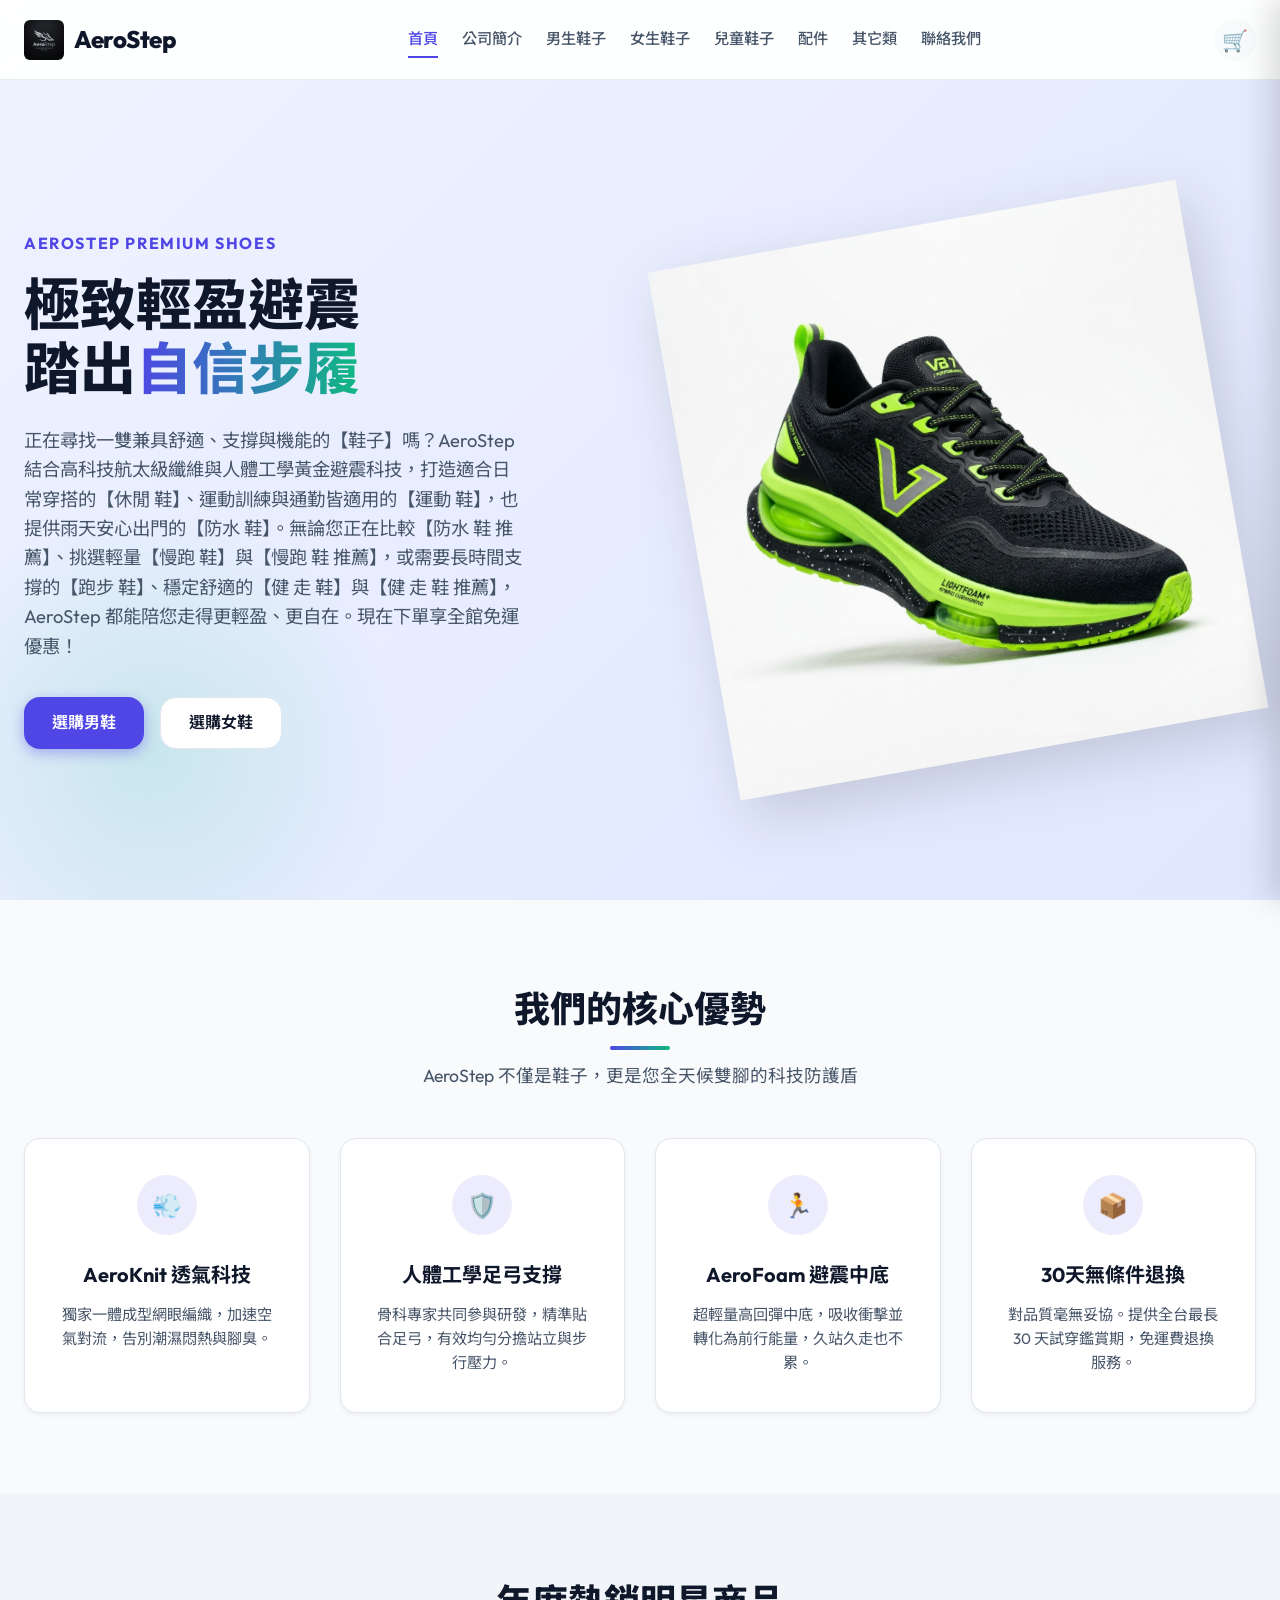
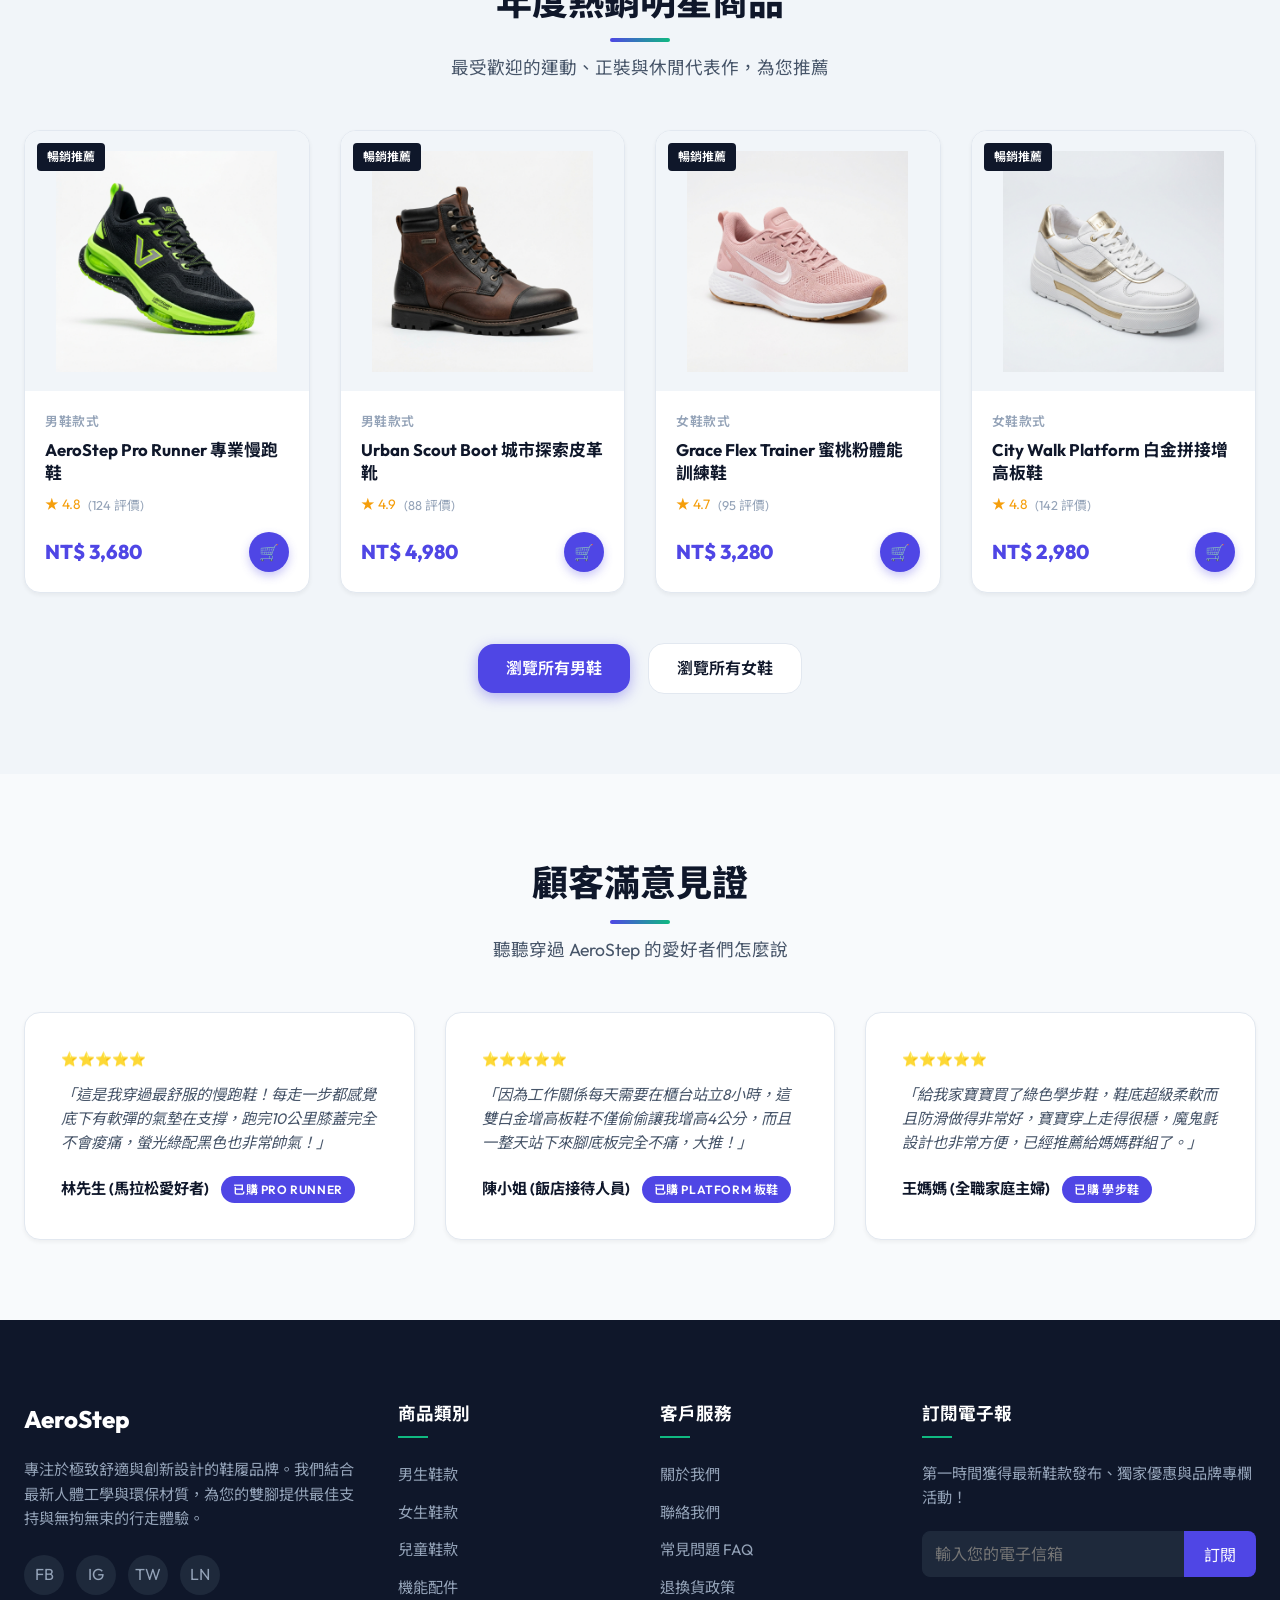
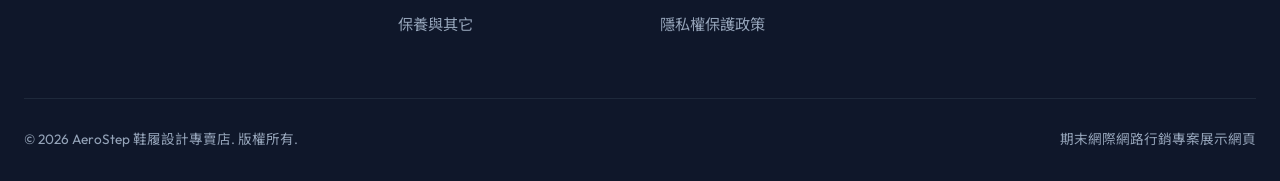
<file: index.html>
<!DOCTYPE html>
<html lang="zh-TW">
<head>
  <meta charset="UTF-8">
  <meta name="viewport" content="width=device-width, initial-scale=1.0">
  <title>北科大鞋子專賣店</title>
  <meta name="description" content="這個網站專門賣鞋子，各種舒適的鞋子，包括男生、女生及孩童的鞋子">
  <meta name="keywords" content="北科大鞋子店,北科大,鞋子,童鞋">
  <link rel="stylesheet" href="assets/css/style.css">
  
  <meta name="google-site-verification" content="GNPVB1MfbeOC2xLfXVkiHvFXRySXb-6qtfPi_nsEx4w" />
</head>
<body>

  <!-- Shared Header Container -->
  <div id="shared-header"></div>

  <!-- Shared Cart Drawer Container -->
  <div id="shared-cart-drawer"></div>

  <!-- Hero Section -->
  <section class="hero">
    <div class="container hero-container">
      <div class="hero-content">
        <span class="hero-tag">AeroStep Premium Shoes</span>
        <h1 class="hero-title">極致輕盈避震<br>踏出<span>自信步履</span></h1>
        <p class="hero-desc">正在尋找一雙兼具舒適、支撐與機能的【鞋子】嗎？AeroStep 結合高科技航太級纖維與人體工學黃金避震科技，打造適合日常穿搭的【休閒 鞋】、運動訓練與通勤皆適用的【運動 鞋】，也提供雨天安心出門的【防水 鞋】。無論您正在比較【防水 鞋 推薦】、挑選輕量【慢跑 鞋】與【慢跑 鞋 推薦】，或需要長時間支撐的【跑步 鞋】、穩定舒適的【健 走 鞋】與【健 走 鞋 推薦】，AeroStep 都能陪您走得更輕盈、更自在。現在下單享全館免運優惠！</p>
        <div class="hero-btns">
          <a href="men.html" class="btn btn-primary">選購男鞋</a>
          <a href="women.html" class="btn btn-secondary">選購女鞋</a>
        </div>
      </div>
      <div class="hero-image-wrapper">
        <div class="hero-circle-bg"></div>
        <img src="assets/images/北科大的鞋子專賣店-跑鞋.png" alt="AeroStep Pro Runner" class="hero-img" title="專門位跑者設計的-極致輕盈避震鞋款">
      </div>
    </div>
  </section>

  <!-- Core Values / Features Section -->
  <section class="section-padding">
    <div class="container">
      <div class="text-center">
        <h2 class="section-title">我們的核心優勢</h2>
        <p class="section-subtitle">AeroStep 不僅是鞋子，更是您全天候雙腳的科技防護盾</p>
      </div>
      <div class="features-grid">
        <div class="feature-card text-center">
          <div class="feature-icon flex-center" style="margin: 0 auto 24px;">💨</div>
          <h3>AeroKnit 透氣科技</h3>
          <p>獨家一體成型網眼編織，加速空氣對流，告別潮濕悶熱與腳臭。</p>
        </div>
        <div class="feature-card text-center">
          <div class="feature-icon flex-center" style="margin: 0 auto 24px;">🛡️</div>
          <h3>人體工學足弓支撐</h3>
          <p>骨科專家共同參與研發，精準貼合足弓，有效均勻分擔站立與步行壓力。</p>
        </div>
        <div class="feature-card text-center">
          <div class="feature-icon flex-center" style="margin: 0 auto 24px;">🏃</div>
          <h3>AeroFoam 避震中底</h3>
          <p>超輕量高回彈中底，吸收衝擊並轉化為前行能量，久站久走也不累。</p>
        </div>
        <div class="feature-card text-center">
          <div class="feature-icon flex-center" style="margin: 0 auto 24px;">📦</div>
          <h3>30天無條件退換</h3>
          <p>對品質毫無妥協。提供全台最長 30 天試穿鑑賞期，免運費退換服務。</p>
        </div>
      </div>
    </div>
  </section>

  <!-- Featured Products Section -->
  <section class="section-padding" style="background-color: #f1f5f9;">
    <div class="container">
      <div class="text-center">
        <h2 class="section-title">年度熱銷明星商品</h2>
        <p class="section-subtitle">最受歡迎的運動、正裝與休閒代表作，為您推薦</p>
      </div>
      <div class="products-grid" id="featured-products-container">
        <!-- Rendered dynamically via JS -->
      </div>
      <div class="text-center" style="margin-top: 50px;">
        <a href="men.html" class="btn btn-primary">瀏覽所有男鞋</a>
        <a href="women.html" class="btn btn-secondary" style="margin-left: 15px;">瀏覽所有女鞋</a>
      </div>
    </div>
  </section>

  <!-- Customer Testimonials Section -->
  <section class="section-padding">
    <div class="container">
      <div class="text-center">
        <h2 class="section-title">顧客滿意見證</h2>
        <p class="section-subtitle">聽聽穿過 AeroStep 的愛好者們怎麼說</p>
      </div>
      <div class="features-grid">
        <div class="feature-card">
          <div class="product-rating" style="margin-bottom: 12px;">⭐⭐⭐⭐⭐</div>
          <p style="font-style: italic; color: var(--gray-600); margin-bottom: 20px;">
            「這是我穿過最舒服的慢跑鞋！每走一步都感覺底下有軟彈的氣墊在支撐，跑完10公里膝蓋完全不會痠痛，螢光綠配黑色也非常帥氣！」
          </p>
          <div style="display: flex; align-items: center; gap: 12px;">
            <div style="font-weight: 700; font-size: 0.95rem;">林先生 (馬拉松愛好者)</div>
            <span class="badge" style="background-color: var(--primary);">已購 Pro Runner</span>
          </div>
        </div>
        <div class="feature-card">
          <div class="product-rating" style="margin-bottom: 12px;">⭐⭐⭐⭐⭐</div>
          <p style="font-style: italic; color: var(--gray-600); margin-bottom: 20px;">
            「因為工作關係每天需要在櫃台站立8小時，這雙白金增高板鞋不僅偷偷讓我增高4公分，而且一整天站下來腳底板完全不痛，大推！」
          </p>
          <div style="display: flex; align-items: center; gap: 12px;">
            <div style="font-weight: 700; font-size: 0.95rem;">陳小姐 (飯店接待人員)</div>
            <span class="badge" style="background-color: var(--primary);">已購 Platform 板鞋</span>
          </div>
        </div>
        <div class="feature-card">
          <div class="product-rating" style="margin-bottom: 12px;">⭐⭐⭐⭐⭐</div>
          <p style="font-style: italic; color: var(--gray-600); margin-bottom: 20px;">
            「給我家寶寶買了綠色學步鞋，鞋底超級柔軟而且防滑做得非常好，寶寶穿上走得很穩，魔鬼氈設計也非常方便，已經推薦給媽媽群組了。」
          </p>
          <div style="display: flex; align-items: center; gap: 12px;">
            <div style="font-weight: 700; font-size: 0.95rem;">王媽媽 (全職家庭主婦)</div>
            <span class="badge" style="background-color: var(--primary);">已購 學步鞋</span>
          </div>
        </div>
      </div>
    </div>
  </section>

  <!-- Shared Footer Container -->
  <div id="shared-footer"></div>

  <!-- Scripts -->
  <script src="assets/js/products.js"></script>
  <script src="assets/js/main.js"></script>
  <script>
    document.addEventListener('DOMContentLoaded', () => {
      // Dynamic rendering of 4 featured products
      const featuredContainer = document.getElementById('featured-products-container');
      if (featuredContainer && window.products) {
        // Select products with IDs 1, 2, 5, 6
        const featuredIds = [1, 2, 5, 6];
        const featuredList = window.products.filter(p => featuredIds.includes(p.id));
        
        let html = '';
        featuredList.forEach(product => {
          html += `
            <div class="product-card">
              <a href="product-detail.html?id=${product.id}">
                <div class="product-img-container">
                  <span class="product-tag">暢銷推薦</span>
                  <img src="${product.image}" alt="${product.name}">
                </div>
              </a>
              <div class="product-details">
                <span class="product-category">${product.category === 'men' ? '男鞋款式' : '女鞋款式'}</span>
                <a href="product-detail.html?id=${product.id}">
                  <h3 class="product-name">${product.name}</h3>
                </a>
                <div class="product-rating">
                  ★ ${product.rating} <span>(${product.reviews} 評價)</span>
                </div>
                <div class="product-footer">
                  <span class="product-price">NT$ ${product.price.toLocaleString()}</span>
                  <button class="add-cart-btn flex-center" onclick="addToCart(${product.id}, 1)" aria-label="Add ${product.name} to Cart">
                    🛒
                  </button>
                </div>
              </div>
            </div>
          `;
        });
        featuredContainer.innerHTML = html;
      }
    });
  </script>
</body>
</html>
</file>
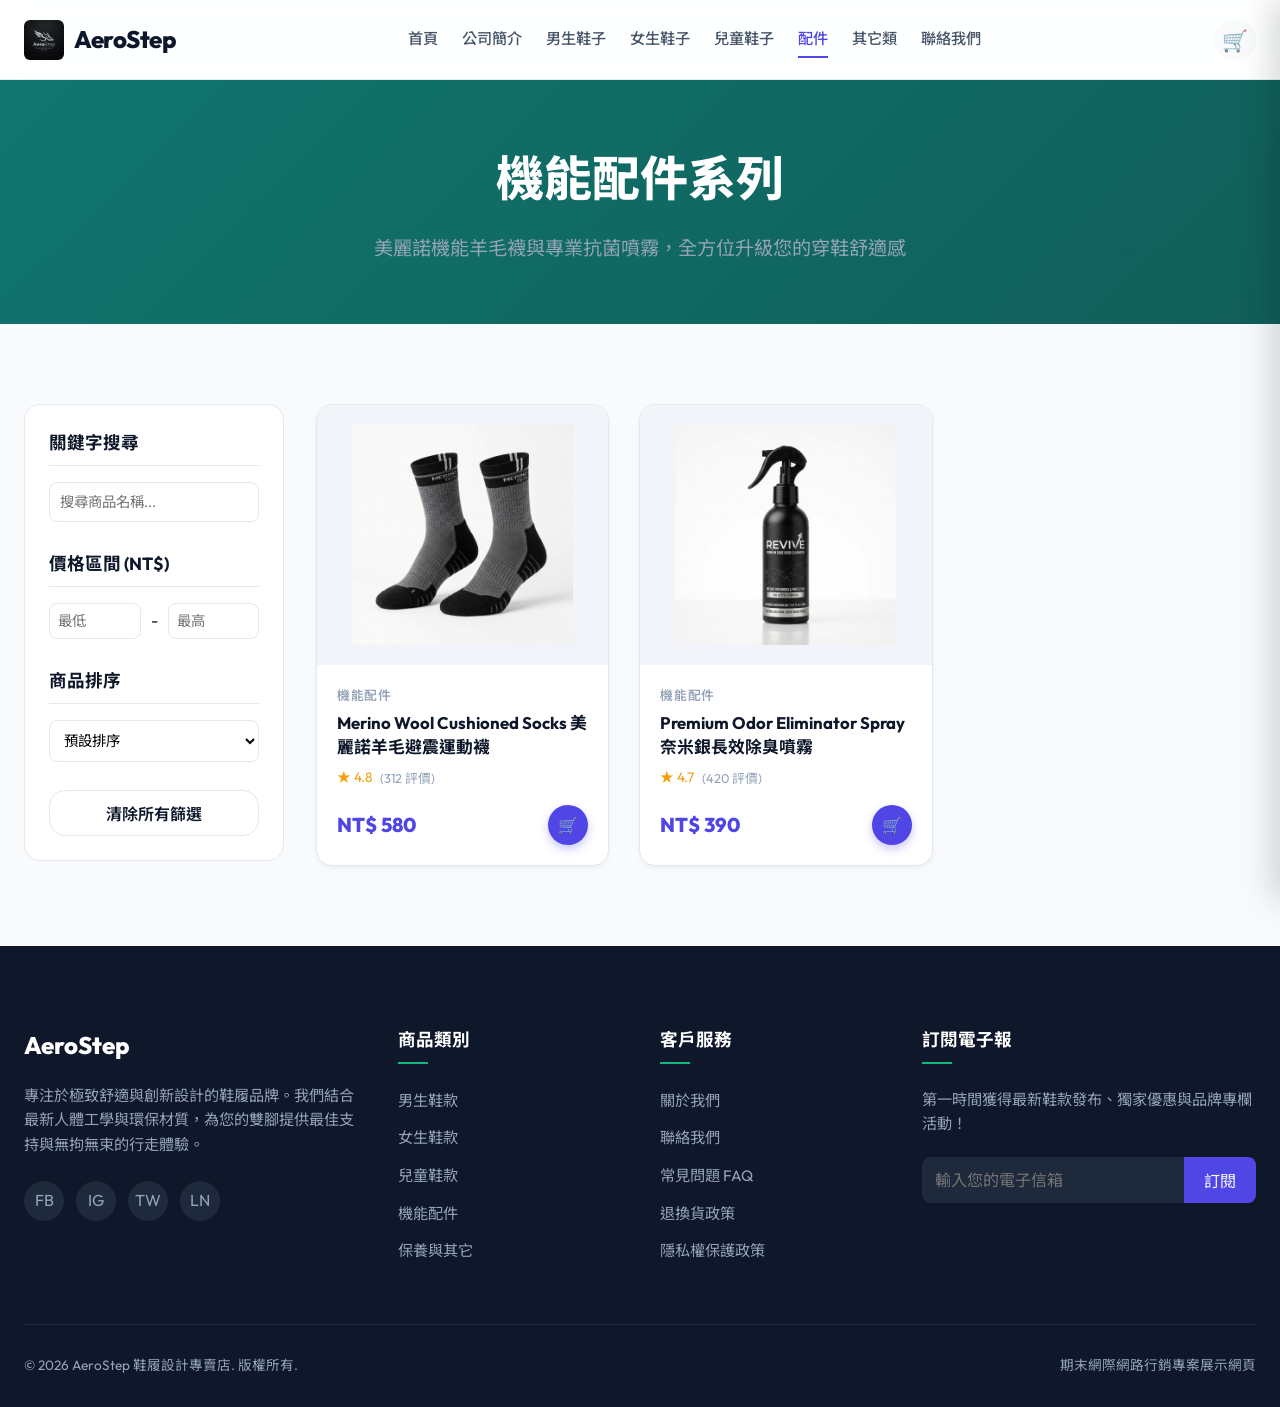
<file: accessories.html>
<!DOCTYPE html>
<html lang="zh-TW">
<head>
  <meta charset="UTF-8">
  <meta name="viewport" content="width=device-width, initial-scale=1.0">
  <title>機能配件 | AeroStep 鞋履設計專賣店</title>
  <meta name="description" content="瀏覽 AeroStep 精選機能配件系列。包含紐西蘭美麗諾羊毛避震排汗運動襪、奈米銀抗菌防霉除臭鞋類噴霧。為您的足部舒適體驗加分。">
  <link rel="stylesheet" href="assets/css/style.css">
</head>
<body>

  <!-- Shared Header Container -->
  <div id="shared-header"></div>

  <!-- Shared Cart Drawer Container -->
  <div id="shared-cart-drawer"></div>

  <!-- Category Banner -->
  <section class="about-hero" style="padding: 60px 0; background: linear-gradient(135deg, #0f766e 0%, #115e59 100%);">
    <div class="container">
      <h1>機能配件系列</h1>
      <p>美麗諾機能羊毛襪與專業抗菌噴霧，全方位升級您的穿鞋舒適感</p>
    </div>
  </section>

  <!-- Products Section with Sidebar Filters -->
  <section class="section-padding">
    <div class="container">
      <div class="products-layout">
        <!-- Sidebar Filters -->
        <aside class="filter-sidebar">
          <!-- Search -->
          <div class="filter-section">
            <h3 class="filter-title">關鍵字搜尋</h3>
            <input type="text" id="search-input" placeholder="搜尋商品名稱..." style="width:100%; padding:10px; border:1px solid var(--gray-200); border-radius:var(--radius-sm); font-size:0.9rem;">
          </div>

          <!-- Price Range -->
          <div class="filter-section">
            <h3 class="filter-title">價格區間 (NT$)</h3>
            <div class="filter-price-inputs">
              <input type="number" id="price-min" placeholder="最低" min="0">
              <span>-</span>
              <input type="number" id="price-max" placeholder="最高" min="0">
            </div>
          </div>

          <!-- Sorting -->
          <div class="filter-section">
            <h3 class="filter-title">商品排序</h3>
            <select id="sort-select" style="width:100%; padding:10px; border:1px solid var(--gray-200); border-radius:var(--radius-sm); font-size:0.9rem; background-color:var(--white); cursor:pointer;">
              <option value="default">預設排序</option>
              <option value="price-asc">價格：由低到高</option>
              <option value="price-desc">價格：由高到低</option>
              <option value="rating-desc">評價：由高到低</option>
            </select>
          </div>

          <!-- Reset Button -->
          <button class="btn btn-secondary" id="reset-filters-btn" style="width: 100%; justify-content: center; padding: 10px;">清除所有篩選</button>
        </aside>

        <!-- Product Grid -->
        <main>
          <div class="products-grid" id="category-products-container">
            <!-- Dynamic Category Products -->
          </div>
          <div id="no-products-message" class="text-center" style="display:none; padding: 80px 0; color: var(--gray-400);">
            <div style="font-size: 3rem; margin-bottom: 16px;">🔍</div>
            <p>沒有找到符合條件的商品，請重新調整篩選條件。</p>
          </div>
        </main>
      </div>
    </div>
  </section>

  <!-- Shared Footer Container -->
  <div id="shared-footer"></div>

  <!-- Scripts -->
  <script src="assets/js/products.js"></script>
  <script src="assets/js/main.js"></script>
  <script>
    document.addEventListener('DOMContentLoaded', () => {
      // Current category
      const CATEGORY = 'accessories';
      
      // Highlight category in navigation
      setTimeout(() => {
        highlightCategoryMenu(CATEGORY);
      }, 100);

      // DOM Elements
      const container = document.getElementById('category-products-container');
      const noProdMsg = document.getElementById('no-products-message');
      const searchInput = document.getElementById('search-input');
      const priceMinInput = document.getElementById('price-min');
      const priceMaxInput = document.getElementById('price-max');
      const sortSelect = document.getElementById('sort-select');
      const resetBtn = document.getElementById('reset-filters-btn');

      // Get category products
      const originalList = window.products ? window.products.filter(p => p.category === CATEGORY) : [];

      // Render function
      function render(list) {
        if (list.length === 0) {
          container.innerHTML = '';
          noProdMsg.style.display = 'block';
          return;
        }

        noProdMsg.style.display = 'none';
        let html = '';
        list.forEach(product => {
          html += `
            <div class="product-card">
              <a href="product-detail.html?id=${product.id}">
                <div class="product-img-container">
                  <img src="${product.image}" alt="${product.name}">
                </div>
              </a>
              <div class="product-details">
                <span class="product-category">${product.category === 'accessories' ? '機能配件' : ''}</span>
                <a href="product-detail.html?id=${product.id}">
                  <h3 class="product-name">${product.name}</h3>
                </a>
                <div class="product-rating">
                  ★ ${product.rating} <span>(${product.reviews} 評價)</span>
                </div>
                <div class="product-footer">
                  <span class="product-price">NT$ ${product.price.toLocaleString()}</span>
                  <button class="add-cart-btn flex-center" onclick="addToCart(${product.id}, 1)" aria-label="Add ${product.name} to Cart">
                    🛒
                  </button>
                </div>
              </div>
            </div>
          `;
        });
        container.innerHTML = html;
      }

      // Filter and Sort function
      function filterAndSort() {
        let filtered = [...originalList];

        // Search filter
        const query = searchInput.value.trim().toLowerCase();
        if (query) {
          filtered = filtered.filter(p => p.name.toLowerCase().includes(query) || p.description.toLowerCase().includes(query));
        }

        // Price filter
        const minVal = parseFloat(priceMinInput.value);
        const maxVal = parseFloat(priceMaxInput.value);
        if (!isNaN(minVal)) {
          filtered = filtered.filter(p => p.price >= minVal);
        }
        if (!isNaN(maxVal)) {
          filtered = filtered.filter(p => p.price <= maxVal);
        }

        // Sorting
        const sortBy = sortSelect.value;
        if (sortBy === 'price-asc') {
          filtered.sort((a, b) => a.price - b.price);
        } else if (sortBy === 'price-desc') {
          filtered.sort((a, b) => b.price - a.price);
        } else if (sortBy === 'rating-desc') {
          filtered.sort((a, b) => b.rating - a.rating);
        }

        render(filtered);
      }

      // Event Listeners
      searchInput.addEventListener('input', filterAndSort);
      priceMinInput.addEventListener('input', filterAndSort);
      priceMaxInput.addEventListener('input', filterAndSort);
      sortSelect.addEventListener('change', filterAndSort);

      resetBtn.addEventListener('click', () => {
        searchInput.value = '';
        priceMinInput.value = '';
        priceMaxInput.value = '';
        sortSelect.value = 'default';
        render(originalList);
      });

      // Initial Render
      render(originalList);
    });
  </script>
</body>
</html>
</file>
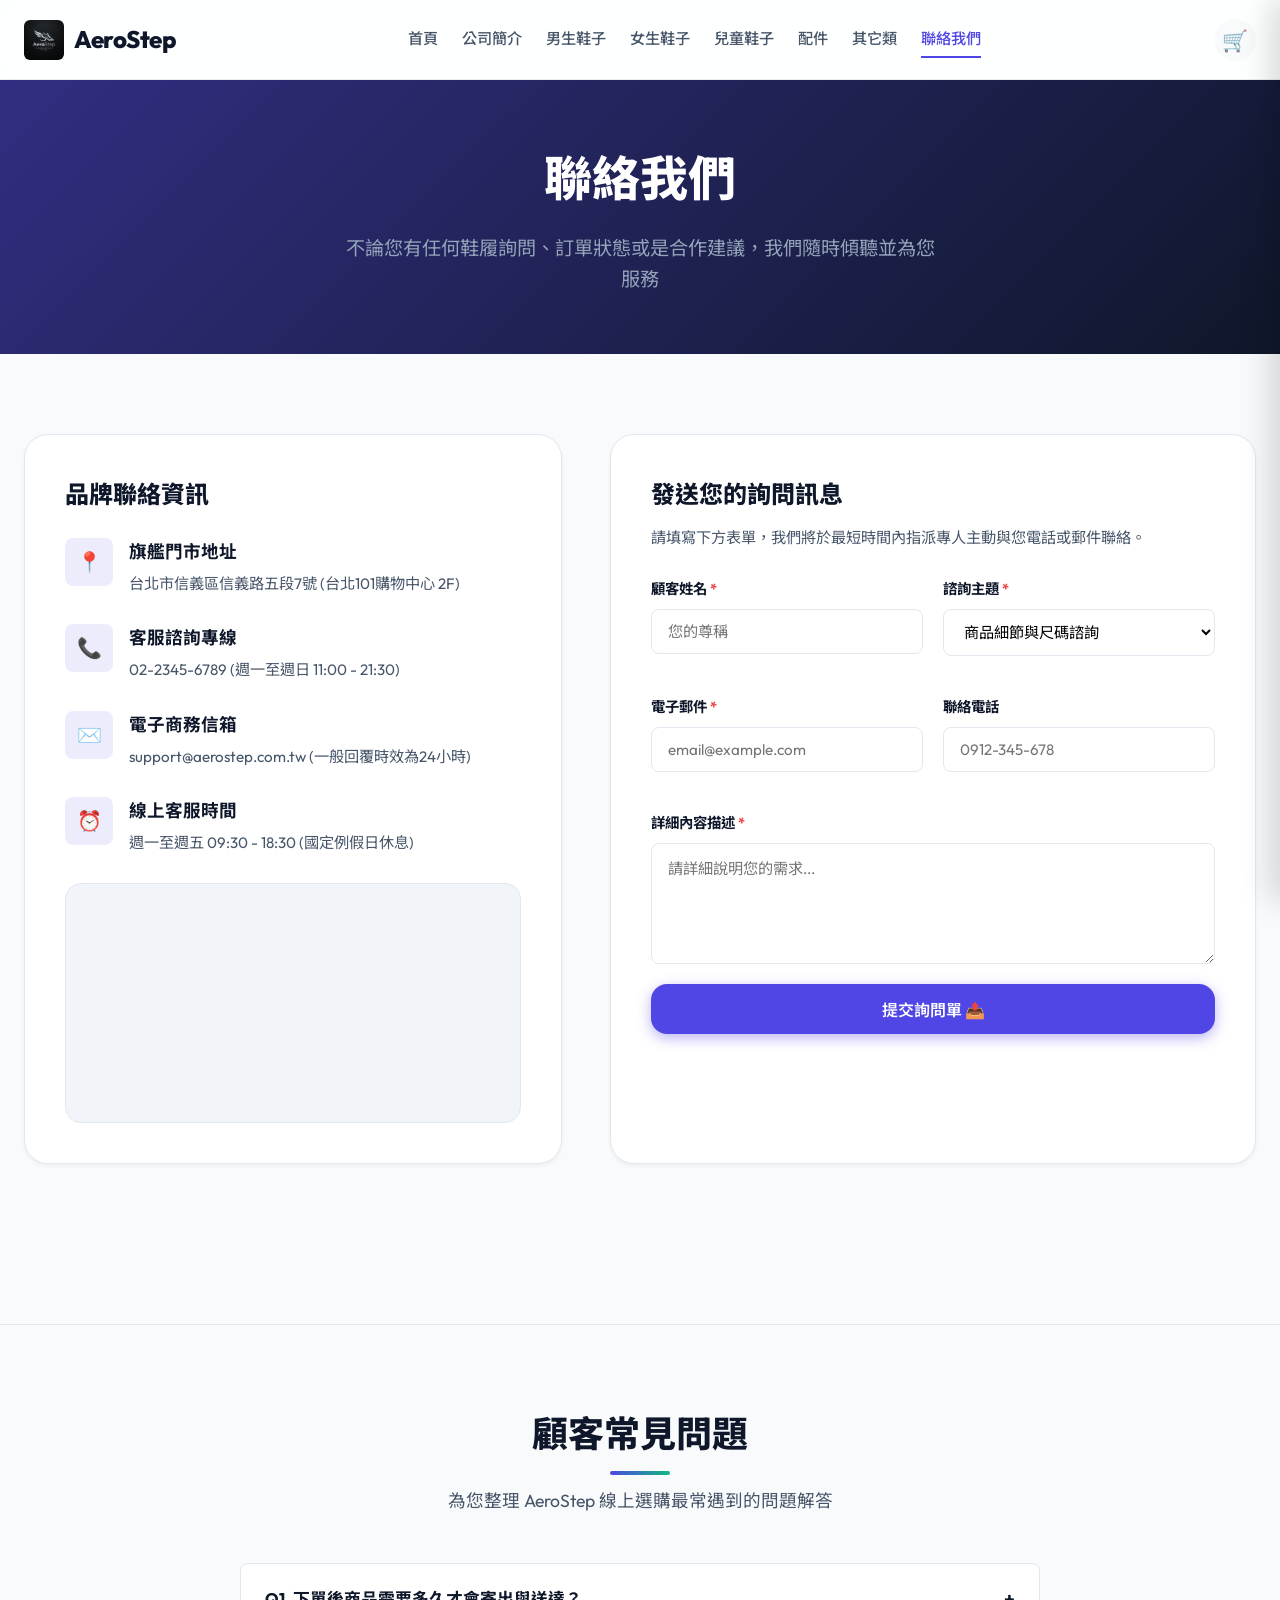
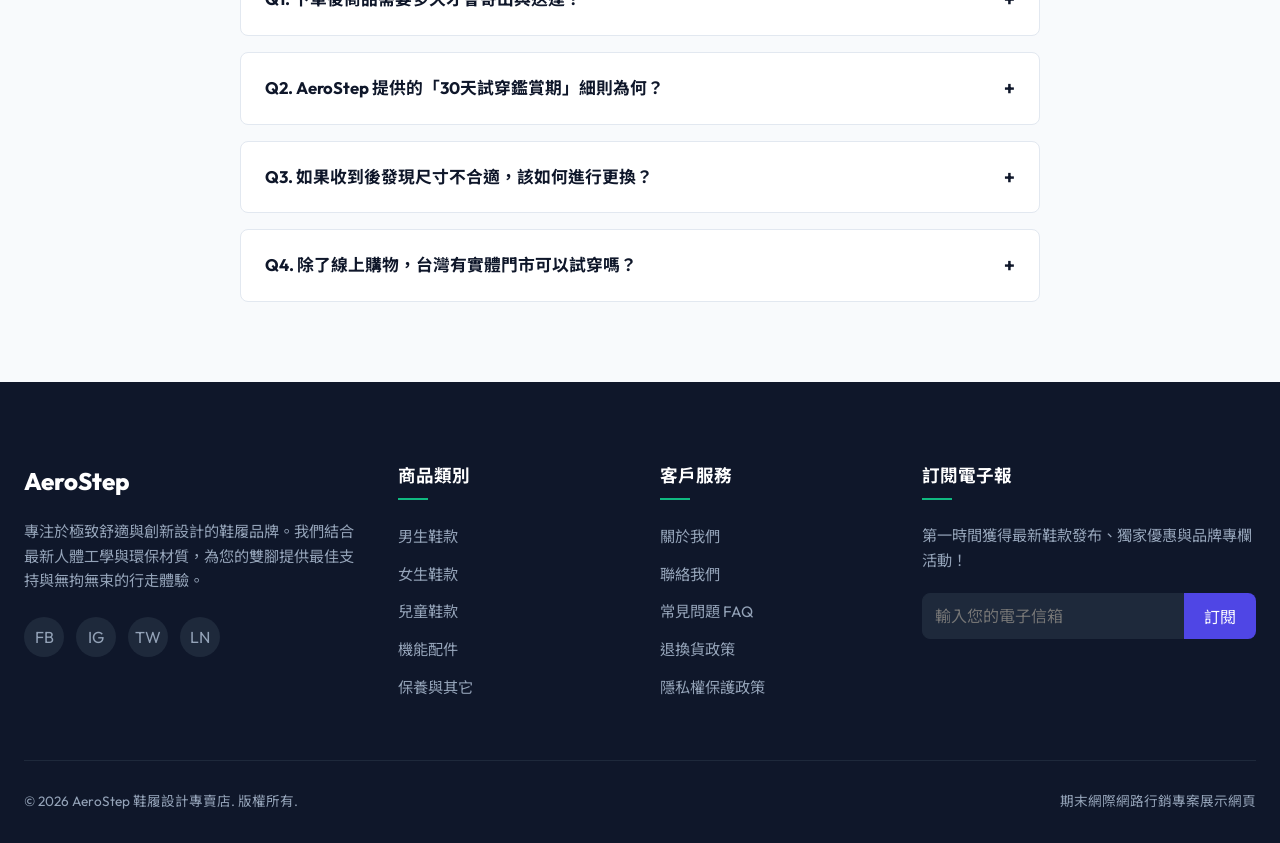
<file: contact.html>
<!DOCTYPE html>
<html lang="zh-TW">
<head>
  <meta charset="UTF-8">
  <meta name="viewport" content="width=device-width, initial-scale=1.0">
  <title>聯絡我們 | AeroStep 鞋履設計專賣店</title>
  <meta name="description" content="有任何關於 AeroStep 鞋款選購、尺碼建議、訂單配送或售後退換的問題嗎？歡迎透過線上表單與我們聯絡，我們將由專人為您解答。">
  <link rel="stylesheet" href="assets/css/style.css">
  <style>
    /* Custom Contact Page Styles */
    .contact-wrapper {
      display: grid;
      grid-template-columns: 1fr 1.2fr;
      gap: 48px;
      margin-bottom: 80px;
    }
    .info-card {
      background-color: var(--white);
      border: 1px solid var(--gray-200);
      border-radius: var(--radius-lg);
      padding: 40px;
      box-shadow: var(--shadow-sm);
    }
    .info-item {
      display: flex;
      gap: 16px;
      margin-bottom: 28px;
    }
    .info-icon {
      width: 48px;
      height: 48px;
      background-color: rgba(79, 70, 229, 0.1);
      color: var(--primary);
      border-radius: var(--radius-sm);
      font-size: 1.25rem;
      flex-shrink: 0;
    }
    .info-details h3 {
      font-size: 1.1rem;
      font-weight: 700;
      margin-bottom: 6px;
    }
    .info-details p {
      color: var(--gray-600);
      font-size: 0.95rem;
    }
    .map-placeholder {
      background-color: #f1f5f9;
      border-radius: var(--radius-md);
      height: 240px;
      overflow: hidden;
      position: relative;
      border: 1px solid var(--gray-200);
      margin-top: 20px;
    }
    .map-placeholder iframe {
      width: 100%;
      height: 100%;
      border: none;
      filter: grayscale(10%) contrast(90%);
    }
    .form-card {
      background-color: var(--white);
      border: 1px solid var(--gray-200);
      border-radius: var(--radius-lg);
      padding: 40px;
      box-shadow: var(--shadow-sm);
    }
    .form-grid {
      display: grid;
      grid-template-columns: 1fr 1fr;
      gap: 20px;
      margin-bottom: 20px;
    }
    .form-group {
      display: flex;
      flex-direction: column;
      gap: 8px;
      margin-bottom: 20px;
    }
    .form-group.full-width {
      grid-column: span 2;
    }
    .form-group label {
      font-size: 0.9rem;
      font-weight: 700;
      color: var(--dark);
    }
    .form-group input, .form-group select, .form-group textarea {
      padding: 12px 16px;
      border: 1px solid var(--gray-200);
      border-radius: var(--radius-sm);
      font-size: 0.95rem;
      transition: var(--transition);
      background-color: var(--white);
    }
    .form-group input:focus, .form-group select:focus, .form-group textarea:focus {
      border-color: var(--primary);
      box-shadow: 0 0 0 3px rgba(79, 70, 229, 0.15);
    }
    /* FAQ Accordion Styles */
    .faq-section {
      background-color: #f8fafc;
      padding: 80px 0;
      border-top: 1px solid var(--gray-200);
    }
    .faq-container {
      max-width: 800px;
      margin: 0 auto;
      display: flex;
      flex-direction: column;
      gap: 16px;
    }
    .faq-item {
      background-color: var(--white);
      border: 1px solid var(--gray-200);
      border-radius: var(--radius-sm);
      overflow: hidden;
      transition: var(--transition);
    }
    .faq-question {
      padding: 20px 24px;
      font-weight: 700;
      font-size: 1.05rem;
      cursor: pointer;
      display: flex;
      justify-content: space-between;
      align-items: center;
      user-select: none;
      transition: var(--transition);
    }
    .faq-question:hover {
      background-color: var(--light);
      color: var(--primary);
    }
    .faq-answer {
      padding: 0 24px;
      max-height: 0;
      overflow: hidden;
      color: var(--gray-600);
      font-size: 0.95rem;
      transition: max-height 0.3s cubic-bezier(0, 1, 0, 1), padding 0.3s ease;
    }
    .faq-item.open .faq-answer {
      padding: 0 24px 20px 24px;
      max-height: 500px;
      transition: max-height 0.3s cubic-bezier(1, 0, 1, 0), padding 0.3s ease;
    }
    .faq-icon {
      font-size: 1.2rem;
      transition: transform 0.3s ease;
    }
    .faq-item.open .faq-icon {
      transform: rotate(45deg);
      color: var(--primary);
    }

    @media (max-width: 992px) {
      .contact-wrapper {
        grid-template-columns: 1fr;
        gap: 32px;
      }
      .form-grid {
        grid-template-columns: 1fr;
      }
      .form-group.full-width {
        grid-column: span 1;
      }
    }
  </style>
</head>
<body>

  <!-- Shared Header Container -->
  <div id="shared-header"></div>

  <!-- Shared Cart Drawer Container -->
  <div id="shared-cart-drawer"></div>

  <!-- Contact Hero Section -->
  <section class="about-hero" style="padding: 60px 0; background: linear-gradient(135deg, #312e81 0%, #0f172a 100%);">
    <div class="container">
      <h1>聯絡我們</h1>
      <p>不論您有任何鞋履詢問、訂單狀態或是合作建議，我們隨時傾聽並為您服務</p>
    </div>
  </section>

  <!-- Contact Info & Form -->
  <section class="section-padding">
    <div class="container">
      <div class="contact-wrapper">
        
        <!-- Left: Contact info panel -->
        <div class="info-card">
          <h2 style="font-size: 1.5rem; font-weight: 800; margin-bottom: 24px; color: var(--dark);">品牌聯絡資訊</h2>
          
          <div class="info-item">
            <div class="info-icon flex-center">📍</div>
            <div class="info-details">
              <h3>旗艦門市地址</h3>
              <p>台北市信義區信義路五段7號 (台北101購物中心 2F)</p>
            </div>
          </div>

          <div class="info-item">
            <div class="info-icon flex-center">📞</div>
            <div class="info-details">
              <h3>客服諮詢專線</h3>
              <p>02-2345-6789 (週一至週日 11:00 - 21:30)</p>
            </div>
          </div>

          <div class="info-item">
            <div class="info-icon flex-center">✉️</div>
            <div class="info-details">
              <h3>電子商務信箱</h3>
              <p>support@aerostep.com.tw (一般回覆時效為24小時)</p>
            </div>
          </div>

          <div class="info-item">
            <div class="info-icon flex-center">⏰</div>
            <div class="info-details">
              <h3>線上客服時間</h3>
              <p>週一至週五 09:30 - 18:30 (國定例假日休息)</p>
            </div>
          </div>

          <!-- Maps Integration -->
          <div class="map-placeholder">
            <iframe 
              src="https://www.google.com/maps/embed?pb=!1m18!1m12!1m3!1d3615.0022355554316!2d121.56228357602058!3d25.034005938290382!2m3!1f0!2f0!3f0!3m2!1i1024!2i768!4f13.1!3m3!1m2!1s0x3442abb6da9c9e11%3A0xc289ecd7318f7e!2z5Y-w5YyXMTAx6LO854mp5Lit5b_D!5e0!3m2!1szh-TW!2stw!4v1700000000000!5m2!1szh-TW!2stw" 
              allowfullscreen="" 
              loading="lazy" 
              referrerpolicy="no-referrer-when-downgrade">
            </iframe>
          </div>
        </div>

        <!-- Right: Inquiry Submission Form -->
        <div class="form-card">
          <h2 style="font-size: 1.5rem; font-weight: 800; margin-bottom: 12px; color: var(--dark);">發送您的詢問訊息</h2>
          <p style="color: var(--gray-600); margin-bottom: 28px; font-size: 0.95rem;">請填寫下方表單，我們將於最短時間內指派專人主動與您電話或郵件聯絡。</p>
          
          <form id="contact-inquiry-form" onsubmit="handleContactSubmit(event)">
            <div class="form-grid">
              <div class="form-group">
                <label for="input-name">顧客姓名 <span style="color:var(--red);">*</span></label>
                <input type="text" id="input-name" placeholder="您的尊稱" required>
              </div>
              <div class="form-group">
                <label for="select-category">諮詢主題 <span style="color:var(--red);">*</span></label>
                <select id="select-category" required>
                  <option value="product">商品細節與尺碼諮詢</option>
                  <option value="order">訂單配送與付款進度</option>
                  <option value="return">退換貨服務</option>
                  <option value="collab">異業合作洽談</option>
                  <option value="other">其他意見與回饋</option>
                </select>
              </div>
            </div>

            <div class="form-grid">
              <div class="form-group">
                <label for="input-email">電子郵件 <span style="color:var(--red);">*</span></label>
                <input type="email" id="input-email" placeholder="email@example.com" required>
              </div>
              <div class="form-group">
                <label for="input-phone">聯絡電話</label>
                <input type="tel" id="input-phone" placeholder="0912-345-678">
              </div>
            </div>

            <div class="form-group full-width">
              <label for="textarea-message">詳細內容描述 <span style="color:var(--red);">*</span></label>
              <textarea id="textarea-message" rows="5" placeholder="請詳細說明您的需求..." required></textarea>
            </div>

            <button type="submit" class="btn btn-primary" style="width: 100%; justify-content: center; height: 50px;">
              提交詢問單 📤
            </button>
          </form>
        </div>

      </div>
    </div>
  </section>

  <!-- Accordion FAQ section -->
  <section class="faq-section" id="faq">
    <div class="container">
      <div class="text-center">
        <h2 class="section-title">顧客常見問題</h2>
        <p class="section-subtitle">為您整理 AeroStep 線上選購最常遇到的問題解答</p>
      </div>

      <div class="faq-container">
        
        <div class="faq-item">
          <div class="faq-question" onclick="toggleFaq(this)">
            <span>Q1. 下單後商品需要多久才會寄出與送達？</span>
            <span class="faq-icon">+</span>
          </div>
          <div class="faq-answer">
            AeroStep 線上商店在收到您的訂單後，將於 24 小時內完成庫存檢校並安排出貨。全台本島超商取貨或宅配約需 2 至 3 個工作天送達；外島地區預計需要 3 至 5 個工作天。出貨時系統會自動發送簡訊與電郵配送編號供您追蹤。
          </div>
        </div>

        <div class="faq-item">
          <div class="faq-question" onclick="toggleFaq(this)">
            <span>Q2. AeroStep 提供的「30天試穿鑑賞期」細則為何？</span>
            <span class="faq-icon">+</span>
          </div>
          <div class="faq-answer">
            我們深知挑選一雙合適的鞋子非常仰賴親身體驗。因此，AeroStep 提供領先全台的「30天無條件退換貨服務」。只要在收到商品30天內，在室內乾淨環境下試穿，且鞋面無刮損污漬、鞋底無磨損、原廠包裝（含鞋盒與配件）完整，我們皆提供免費退換貨服務。
          </div>
        </div>

        <div class="faq-item">
          <div class="faq-question" onclick="toggleFaq(this)">
            <span>Q3. 如果收到後發現尺寸不合適，該如何進行更換？</span>
            <span class="faq-icon">+</span>
          </div>
          <div class="faq-answer">
            若尺寸不合，請在收貨後30天內聯絡客服，或在訂單紀錄中申請「換貨服務」，並指定您想要的正確尺碼。我們將派遣物流車到您指定的地址「免費收回舊鞋，並同時交付新鞋」，讓您省去跑郵局或超商寄件的繁瑣手續。
          </div>
        </div>

        <div class="faq-item">
          <div class="faq-question" onclick="toggleFaq(this)">
            <span>Q4. 除了線上購物，台灣有實體門市可以試穿嗎？</span>
            <span class="faq-icon">+</span>
          </div>
          <div class="faq-answer">
            有的！AeroStep 目前在全台設有三家直營旗艦店：<br>
            1. 台北信義門市：台北101購物中心 2F<br>
            2. 台中勤美門市：勤美誠品綠園道 B1F<br>
            3. 高雄巨蛋門市：漢神巨蛋購物廣場 4F<br>
            門市擁有最齊全的尺碼與配色，現場並備有專業的足壓測量儀，能協助您精準選出最契合腳型的機能鞋款。
          </div>
        </div>

      </div>
    </div>
  </section>

  <!-- Shared Footer Container -->
  <div id="shared-footer"></div>

  <!-- Scripts -->
  <script src="assets/js/products.js"></script>
  <script src="assets/js/main.js"></script>
  <script>
    // Highlight category in navigation
    document.addEventListener('DOMContentLoaded', () => {
      setTimeout(() => {
        highlightCategoryMenu('contact');
      }, 100);
    });

    // Handle Contact Form Submit Simulation
    function handleContactSubmit(event) {
      event.preventDefault();
      
      const name = document.getElementById('input-name').value;
      const email = document.getElementById('input-email').value;
      const msg = document.getElementById('textarea-message').value;

      if (!name || !email || !msg) {
        alert('請填寫所有必要欄位。');
        return;
      }

      // Show toast notification
      showNotification(`感謝您的留言，${name}！我們已收到您的諮詢，將指派專人與您聯絡。`);
      
      // Reset Form
      document.getElementById('contact-inquiry-form').reset();
    }

    // Toggle FAQ Accordion
    function toggleFaq(element) {
      const faqItem = element.parentElement;
      const isOpen = faqItem.classList.contains('open');
      
      // Close all FAQ items
      const allItems = document.querySelectorAll('.faq-item');
      allItems.forEach(item => item.classList.remove('open'));
      
      // Open clicked one if it was closed
      if (!isOpen) {
        faqItem.classList.add('open');
      }
    }
  </script>
</body>
</html>
</file>
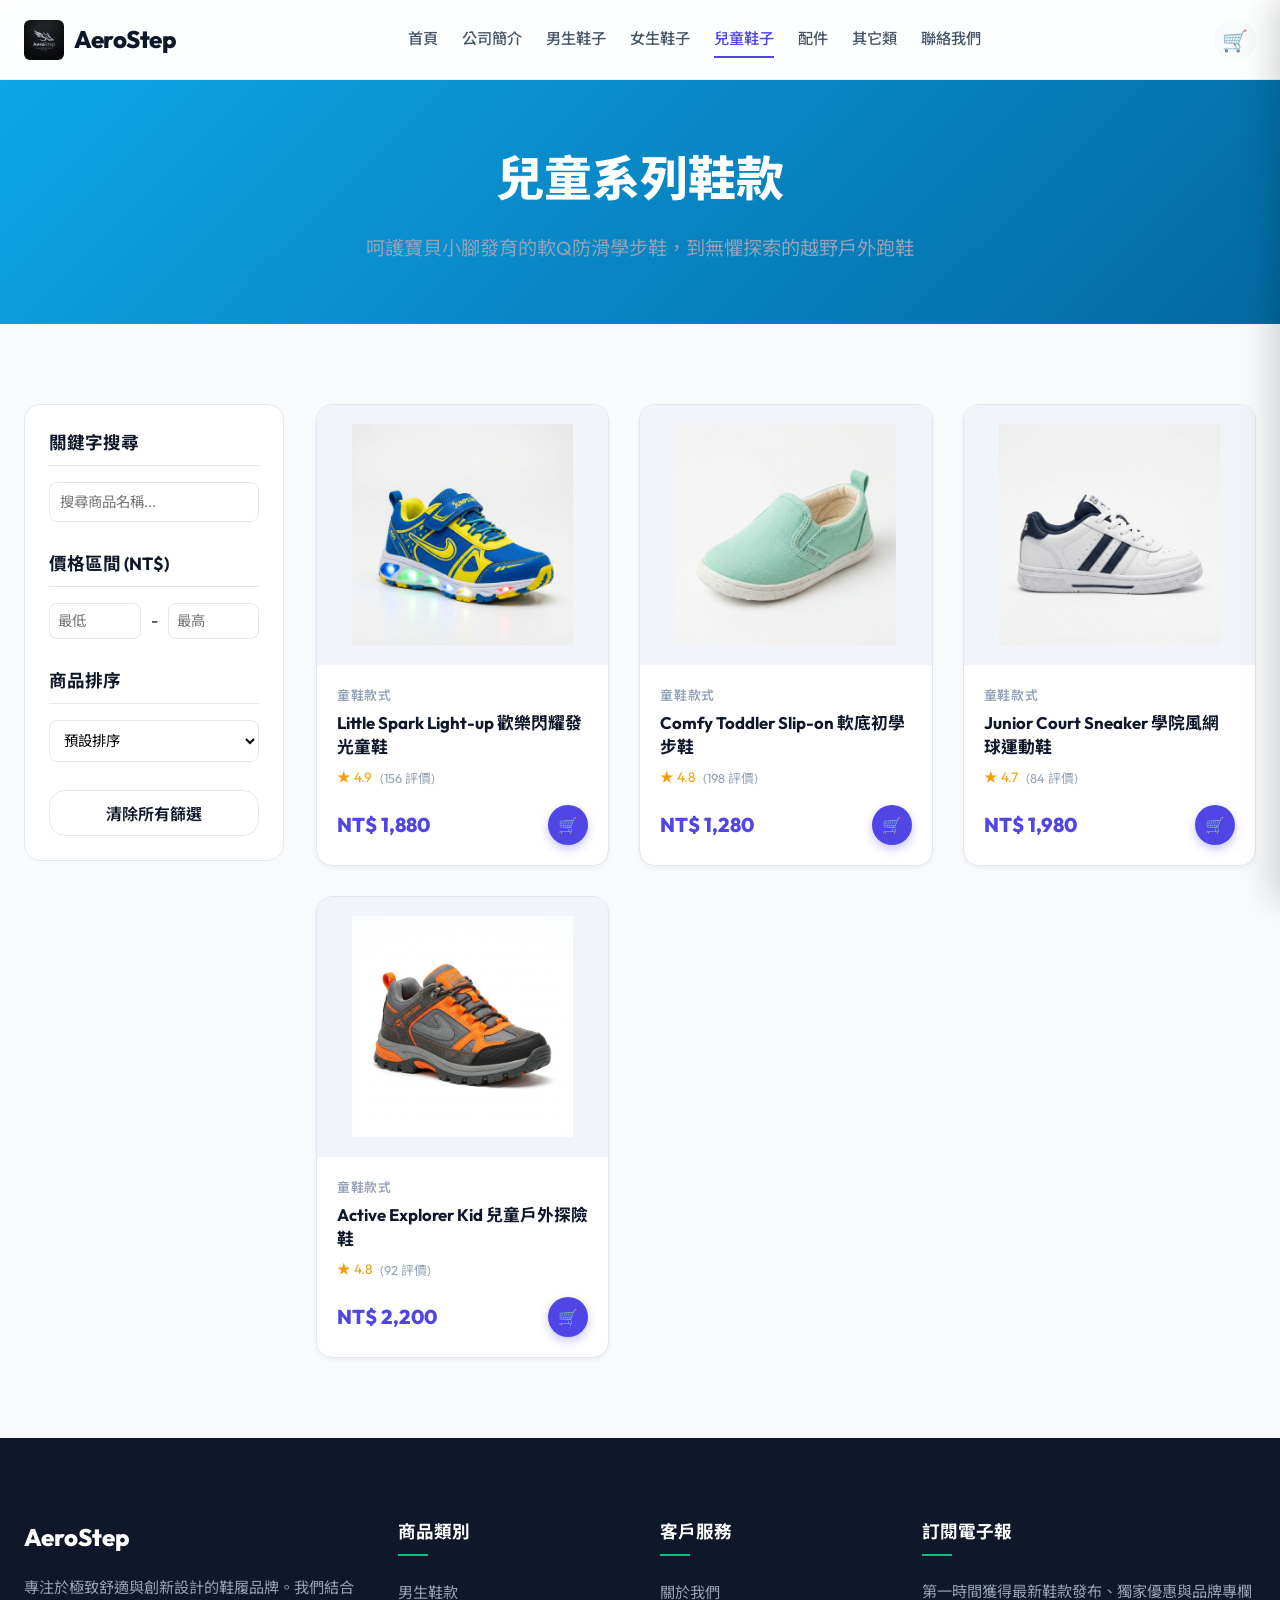
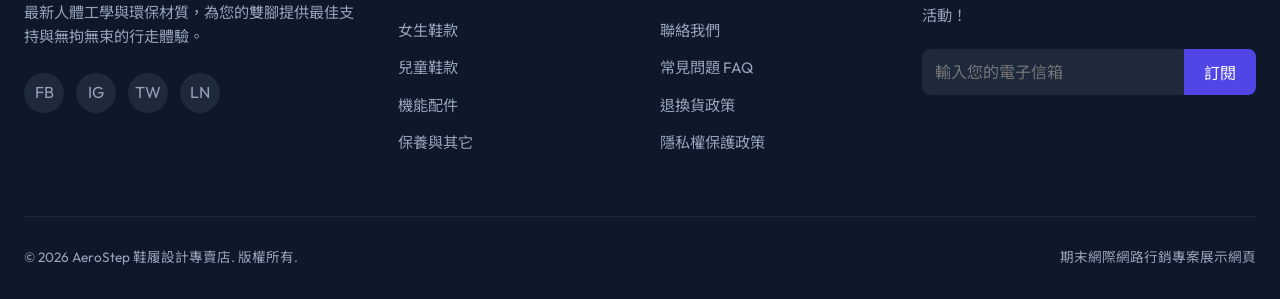
<file: kids.html>
<!DOCTYPE html>
<html lang="zh-TW">
<head>
  <meta charset="UTF-8">
  <meta name="viewport" content="width=device-width, initial-scale=1.0">
  <title>兒童鞋子 | AeroStep 鞋履設計專賣店</title>
  <meta name="description" content="瀏覽 AeroStep 專門為兒童設計的健康鞋款系列。包含重力感應發光童鞋、超輕學步懶人鞋、英倫學院風小白鞋與兒童戶外防撞探險鞋。">
  <link rel="stylesheet" href="assets/css/style.css">
</head>
<body>

  <!-- Shared Header Container -->
  <div id="shared-header"></div>

  <!-- Shared Cart Drawer Container -->
  <div id="shared-cart-drawer"></div>

  <!-- Category Banner -->
  <section class="about-hero" style="padding: 60px 0; background: linear-gradient(135deg, #0ea5e9 0%, #0369a1 100%);">
    <div class="container">
      <h1>兒童系列鞋款</h1>
      <p>呵護寶貝小腳發育的軟Q防滑學步鞋，到無懼探索的越野戶外跑鞋</p>
    </div>
  </section>

  <!-- Products Section with Sidebar Filters -->
  <section class="section-padding">
    <div class="container">
      <div class="products-layout">
        <!-- Sidebar Filters -->
        <aside class="filter-sidebar">
          <!-- Search -->
          <div class="filter-section">
            <h3 class="filter-title">關鍵字搜尋</h3>
            <input type="text" id="search-input" placeholder="搜尋商品名稱..." style="width:100%; padding:10px; border:1px solid var(--gray-200); border-radius:var(--radius-sm); font-size:0.9rem;">
          </div>

          <!-- Price Range -->
          <div class="filter-section">
            <h3 class="filter-title">價格區間 (NT$)</h3>
            <div class="filter-price-inputs">
              <input type="number" id="price-min" placeholder="最低" min="0">
              <span>-</span>
              <input type="number" id="price-max" placeholder="最高" min="0">
            </div>
          </div>

          <!-- Sorting -->
          <div class="filter-section">
            <h3 class="filter-title">商品排序</h3>
            <select id="sort-select" style="width:100%; padding:10px; border:1px solid var(--gray-200); border-radius:var(--radius-sm); font-size:0.9rem; background-color:var(--white); cursor:pointer;">
              <option value="default">預設排序</option>
              <option value="price-asc">價格：由低到高</option>
              <option value="price-desc">價格：由高到低</option>
              <option value="rating-desc">評價：由高到低</option>
            </select>
          </div>

          <!-- Reset Button -->
          <button class="btn btn-secondary" id="reset-filters-btn" style="width: 100%; justify-content: center; padding: 10px;">清除所有篩選</button>
        </aside>

        <!-- Product Grid -->
        <main>
          <div class="products-grid" id="category-products-container">
            <!-- Dynamic Category Products -->
          </div>
          <div id="no-products-message" class="text-center" style="display:none; padding: 80px 0; color: var(--gray-400);">
            <div style="font-size: 3rem; margin-bottom: 16px;">🔍</div>
            <p>沒有找到符合條件的商品，請重新調整篩選條件。</p>
          </div>
        </main>
      </div>
    </div>
  </section>

  <!-- Shared Footer Container -->
  <div id="shared-footer"></div>

  <!-- Scripts -->
  <script src="assets/js/products.js"></script>
  <script src="assets/js/main.js"></script>
  <script>
    document.addEventListener('DOMContentLoaded', () => {
      // Current category
      const CATEGORY = 'kids';
      
      // Highlight category in navigation
      setTimeout(() => {
        highlightCategoryMenu(CATEGORY);
      }, 100);

      // DOM Elements
      const container = document.getElementById('category-products-container');
      const noProdMsg = document.getElementById('no-products-message');
      const searchInput = document.getElementById('search-input');
      const priceMinInput = document.getElementById('price-min');
      const priceMaxInput = document.getElementById('price-max');
      const sortSelect = document.getElementById('sort-select');
      const resetBtn = document.getElementById('reset-filters-btn');

      // Get category products
      const originalList = window.products ? window.products.filter(p => p.category === CATEGORY) : [];

      // Render function
      function render(list) {
        if (list.length === 0) {
          container.innerHTML = '';
          noProdMsg.style.display = 'block';
          return;
        }

        noProdMsg.style.display = 'none';
        let html = '';
        list.forEach(product => {
          html += `
            <div class="product-card">
              <a href="product-detail.html?id=${product.id}">
                <div class="product-img-container">
                  <img src="${product.image}" alt="${product.name}">
                </div>
              </a>
              <div class="product-details">
                <span class="product-category">${product.category === 'kids' ? '童鞋款式' : ''}</span>
                <a href="product-detail.html?id=${product.id}">
                  <h3 class="product-name">${product.name}</h3>
                </a>
                <div class="product-rating">
                  ★ ${product.rating} <span>(${product.reviews} 評價)</span>
                </div>
                <div class="product-footer">
                  <span class="product-price">NT$ ${product.price.toLocaleString()}</span>
                  <button class="add-cart-btn flex-center" onclick="addToCart(${product.id}, 1)" aria-label="Add ${product.name} to Cart">
                    🛒
                  </button>
                </div>
              </div>
            </div>
          `;
        });
        container.innerHTML = html;
      }

      // Filter and Sort function
      function filterAndSort() {
        let filtered = [...originalList];

        // Search filter
        const query = searchInput.value.trim().toLowerCase();
        if (query) {
          filtered = filtered.filter(p => p.name.toLowerCase().includes(query) || p.description.toLowerCase().includes(query));
        }

        // Price filter
        const minVal = parseFloat(priceMinInput.value);
        const maxVal = parseFloat(priceMaxInput.value);
        if (!isNaN(minVal)) {
          filtered = filtered.filter(p => p.price >= minVal);
        }
        if (!isNaN(maxVal)) {
          filtered = filtered.filter(p => p.price <= maxVal);
        }

        // Sorting
        const sortBy = sortSelect.value;
        if (sortBy === 'price-asc') {
          filtered.sort((a, b) => a.price - b.price);
        } else if (sortBy === 'price-desc') {
          filtered.sort((a, b) => b.price - a.price);
        } else if (sortBy === 'rating-desc') {
          filtered.sort((a, b) => b.rating - a.rating);
        }

        render(filtered);
      }

      // Event Listeners
      searchInput.addEventListener('input', filterAndSort);
      priceMinInput.addEventListener('input', filterAndSort);
      priceMaxInput.addEventListener('input', filterAndSort);
      sortSelect.addEventListener('change', filterAndSort);

      resetBtn.addEventListener('click', () => {
        searchInput.value = '';
        priceMinInput.value = '';
        priceMaxInput.value = '';
        sortSelect.value = 'default';
        render(originalList);
      });

      // Initial Render
      render(originalList);
    });
  </script>
</body>
</html>
</file>
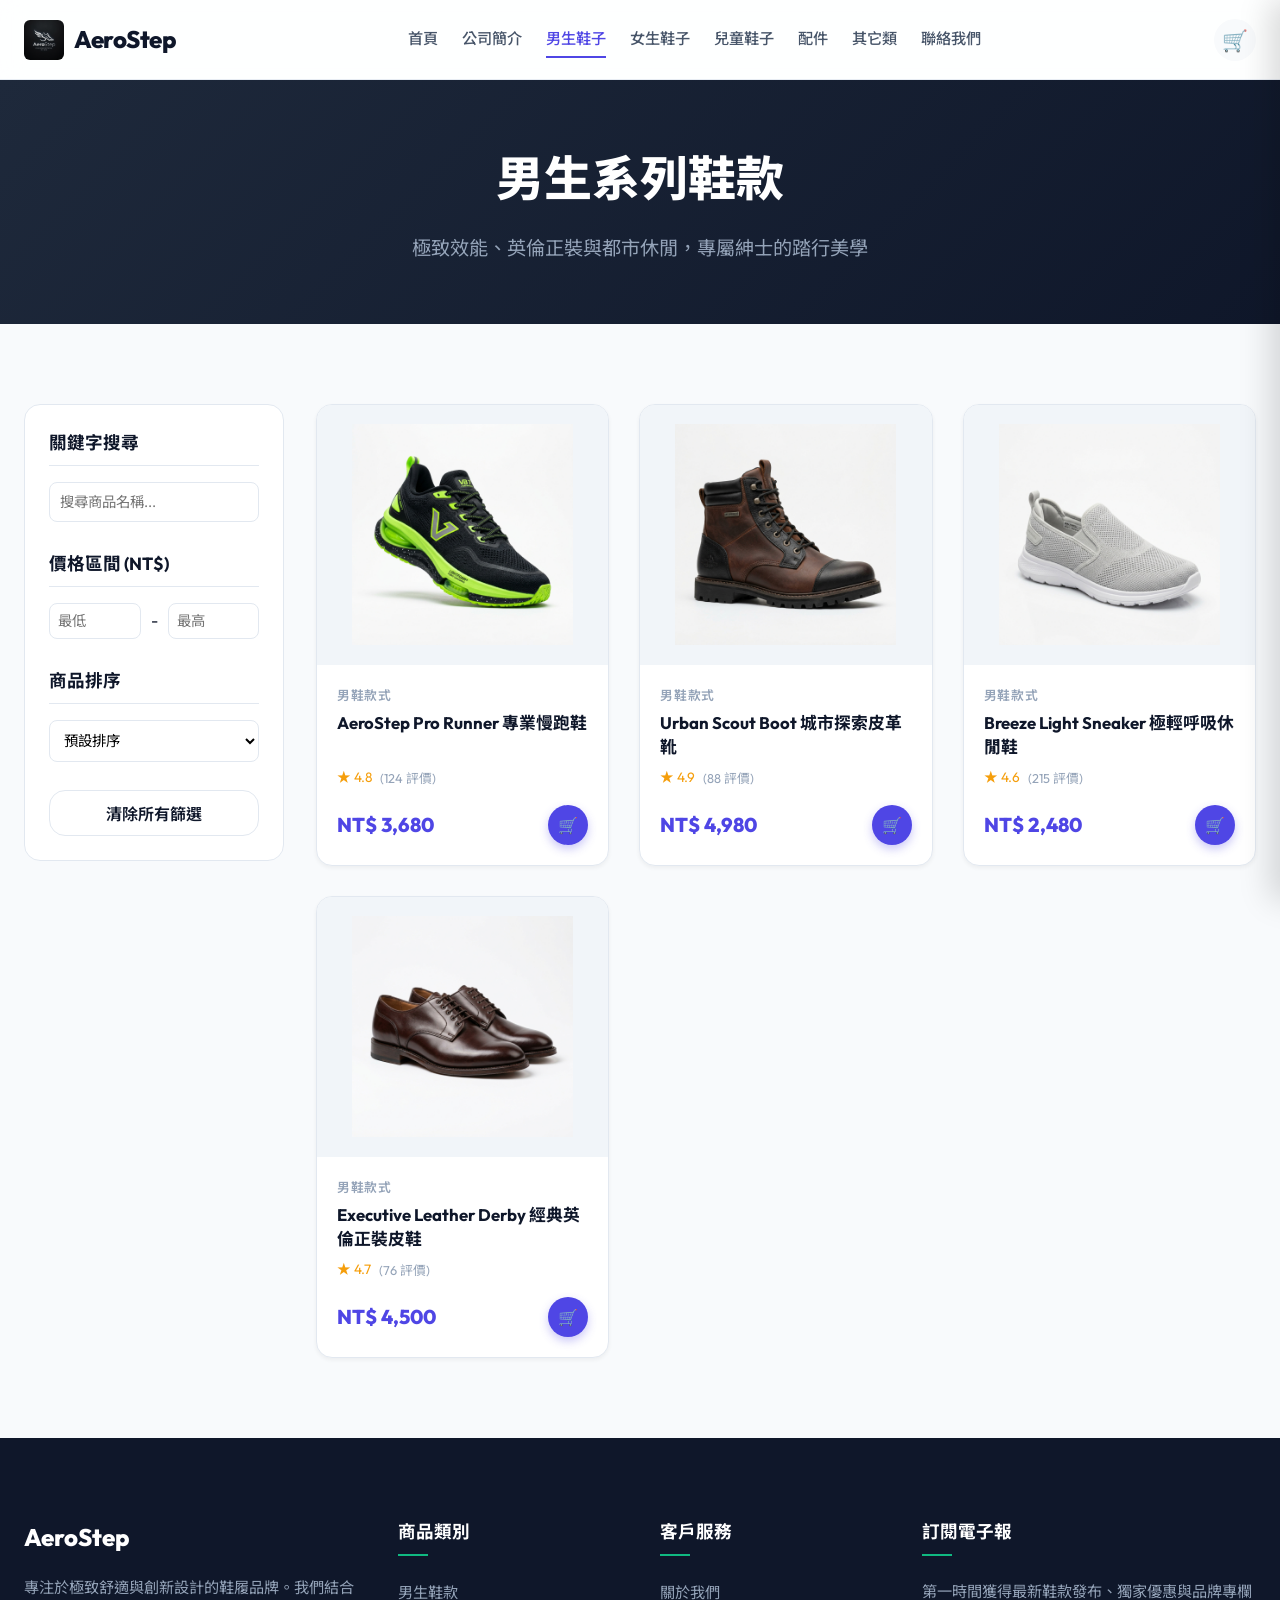
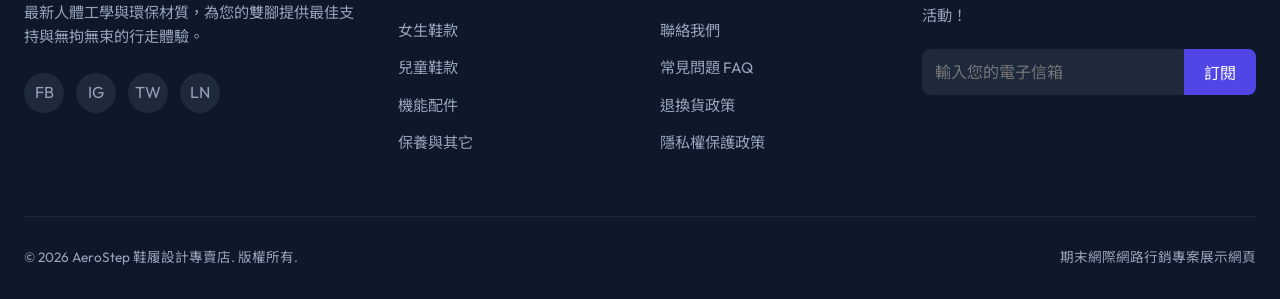
<file: men.html>
<!DOCTYPE html>
<html lang="zh-TW">
<head>
  <meta charset="UTF-8">
  <meta name="viewport" content="width=device-width, initial-scale=1.0">
  <title>男生鞋子 | AeroStep 鞋履設計專賣店</title>
  <meta name="description" content="瀏覽 AeroStep 專為男士打造的頂級鞋履系列。包括專業慢跑鞋、戶外防水靴、極輕休閒鞋與英倫紳士德比皮鞋，兼具卓越舒適性與時尚外觀。">
  <link rel="stylesheet" href="assets/css/style.css">
</head>
<body>

  <!-- Shared Header Container -->
  <div id="shared-header"></div>

  <!-- Shared Cart Drawer Container -->
  <div id="shared-cart-drawer"></div>

  <!-- Category Banner -->
  <section class="about-hero" style="padding: 60px 0; background: linear-gradient(135deg, #1e293b 0%, #0f172a 100%);">
    <div class="container">
      <h1>男生系列鞋款</h1>
      <p>極致效能、英倫正裝與都市休閒，專屬紳士的踏行美學</p>
    </div>
  </section>

  <!-- Products Section with Sidebar Filters -->
  <section class="section-padding">
    <div class="container">
      <div class="products-layout">
        <!-- Sidebar Filters -->
        <aside class="filter-sidebar">
          <!-- Search -->
          <div class="filter-section">
            <h3 class="filter-title">關鍵字搜尋</h3>
            <input type="text" id="search-input" placeholder="搜尋商品名稱..." style="width:100%; padding:10px; border:1px solid var(--gray-200); border-radius:var(--radius-sm); font-size:0.9rem;">
          </div>

          <!-- Price Range -->
          <div class="filter-section">
            <h3 class="filter-title">價格區間 (NT$)</h3>
            <div class="filter-price-inputs">
              <input type="number" id="price-min" placeholder="最低" min="0">
              <span>-</span>
              <input type="number" id="price-max" placeholder="最高" min="0">
            </div>
          </div>

          <!-- Sorting -->
          <div class="filter-section">
            <h3 class="filter-title">商品排序</h3>
            <select id="sort-select" style="width:100%; padding:10px; border:1px solid var(--gray-200); border-radius:var(--radius-sm); font-size:0.9rem; background-color:var(--white); cursor:pointer;">
              <option value="default">預設排序</option>
              <option value="price-asc">價格：由低到高</option>
              <option value="price-desc">價格：由高到低</option>
              <option value="rating-desc">評價：由高到低</option>
            </select>
          </div>

          <!-- Reset Button -->
          <button class="btn btn-secondary" id="reset-filters-btn" style="width: 100%; justify-content: center; padding: 10px;">清除所有篩選</button>
        </aside>

        <!-- Product Grid -->
        <main>
          <div class="products-grid" id="category-products-container">
            <!-- Dynamic Category Products -->
          </div>
          <div id="no-products-message" class="text-center" style="display:none; padding: 80px 0; color: var(--gray-400);">
            <div style="font-size: 3rem; margin-bottom: 16px;">🔍</div>
            <p>沒有找到符合條件的商品，請重新調整篩選條件。</p>
          </div>
        </main>
      </div>
    </div>
  </section>

  <!-- Shared Footer Container -->
  <div id="shared-footer"></div>

  <!-- Scripts -->
  <script src="assets/js/products.js"></script>
  <script src="assets/js/main.js"></script>
  <script>
    document.addEventListener('DOMContentLoaded', () => {
      // Current category
      const CATEGORY = 'men';
      
      // Highlight category in navigation
      setTimeout(() => {
        highlightCategoryMenu(CATEGORY);
      }, 100);

      // DOM Elements
      const container = document.getElementById('category-products-container');
      const noProdMsg = document.getElementById('no-products-message');
      const searchInput = document.getElementById('search-input');
      const priceMinInput = document.getElementById('price-min');
      const priceMaxInput = document.getElementById('price-max');
      const sortSelect = document.getElementById('sort-select');
      const resetBtn = document.getElementById('reset-filters-btn');

      // Get category products
      const originalList = window.products ? window.products.filter(p => p.category === CATEGORY) : [];

      // Render function
      function render(list) {
        if (list.length === 0) {
          container.innerHTML = '';
          noProdMsg.style.display = 'block';
          return;
        }

        noProdMsg.style.display = 'none';
        let html = '';
        list.forEach(product => {
          html += `
            <div class="product-card">
              <a href="product-detail.html?id=${product.id}">
                <div class="product-img-container">
                  <img src="${product.image}" alt="${product.name}">
                </div>
              </a>
              <div class="product-details">
                <span class="product-category">${product.category === 'men' ? '男鞋款式' : ''}</span>
                <a href="product-detail.html?id=${product.id}">
                  <h3 class="product-name">${product.name}</h3>
                </a>
                <div class="product-rating">
                  ★ ${product.rating} <span>(${product.reviews} 評價)</span>
                </div>
                <div class="product-footer">
                  <span class="product-price">NT$ ${product.price.toLocaleString()}</span>
                  <button class="add-cart-btn flex-center" onclick="addToCart(${product.id}, 1)" aria-label="Add ${product.name} to Cart">
                    🛒
                  </button>
                </div>
              </div>
            </div>
          `;
        });
        container.innerHTML = html;
      }

      // Filter and Sort function
      function filterAndSort() {
        let filtered = [...originalList];

        // Search filter
        const query = searchInput.value.trim().toLowerCase();
        if (query) {
          filtered = filtered.filter(p => p.name.toLowerCase().includes(query) || p.description.toLowerCase().includes(query));
        }

        // Price filter
        const minVal = parseFloat(priceMinInput.value);
        const maxVal = parseFloat(priceMaxInput.value);
        if (!isNaN(minVal)) {
          filtered = filtered.filter(p => p.price >= minVal);
        }
        if (!isNaN(maxVal)) {
          filtered = filtered.filter(p => p.price <= maxVal);
        }

        // Sorting
        const sortBy = sortSelect.value;
        if (sortBy === 'price-asc') {
          filtered.sort((a, b) => a.price - b.price);
        } else if (sortBy === 'price-desc') {
          filtered.sort((a, b) => b.price - a.price);
        } else if (sortBy === 'rating-desc') {
          filtered.sort((a, b) => b.rating - a.rating);
        }

        render(filtered);
      }

      // Event Listeners
      searchInput.addEventListener('input', filterAndSort);
      priceMinInput.addEventListener('input', filterAndSort);
      priceMaxInput.addEventListener('input', filterAndSort);
      sortSelect.addEventListener('change', filterAndSort);

      resetBtn.addEventListener('click', () => {
        searchInput.value = '';
        priceMinInput.value = '';
        priceMaxInput.value = '';
        sortSelect.value = 'default';
        render(originalList);
      });

      // Initial Render
      render(originalList);
    });
  </script>
</body>
</html>
</file>
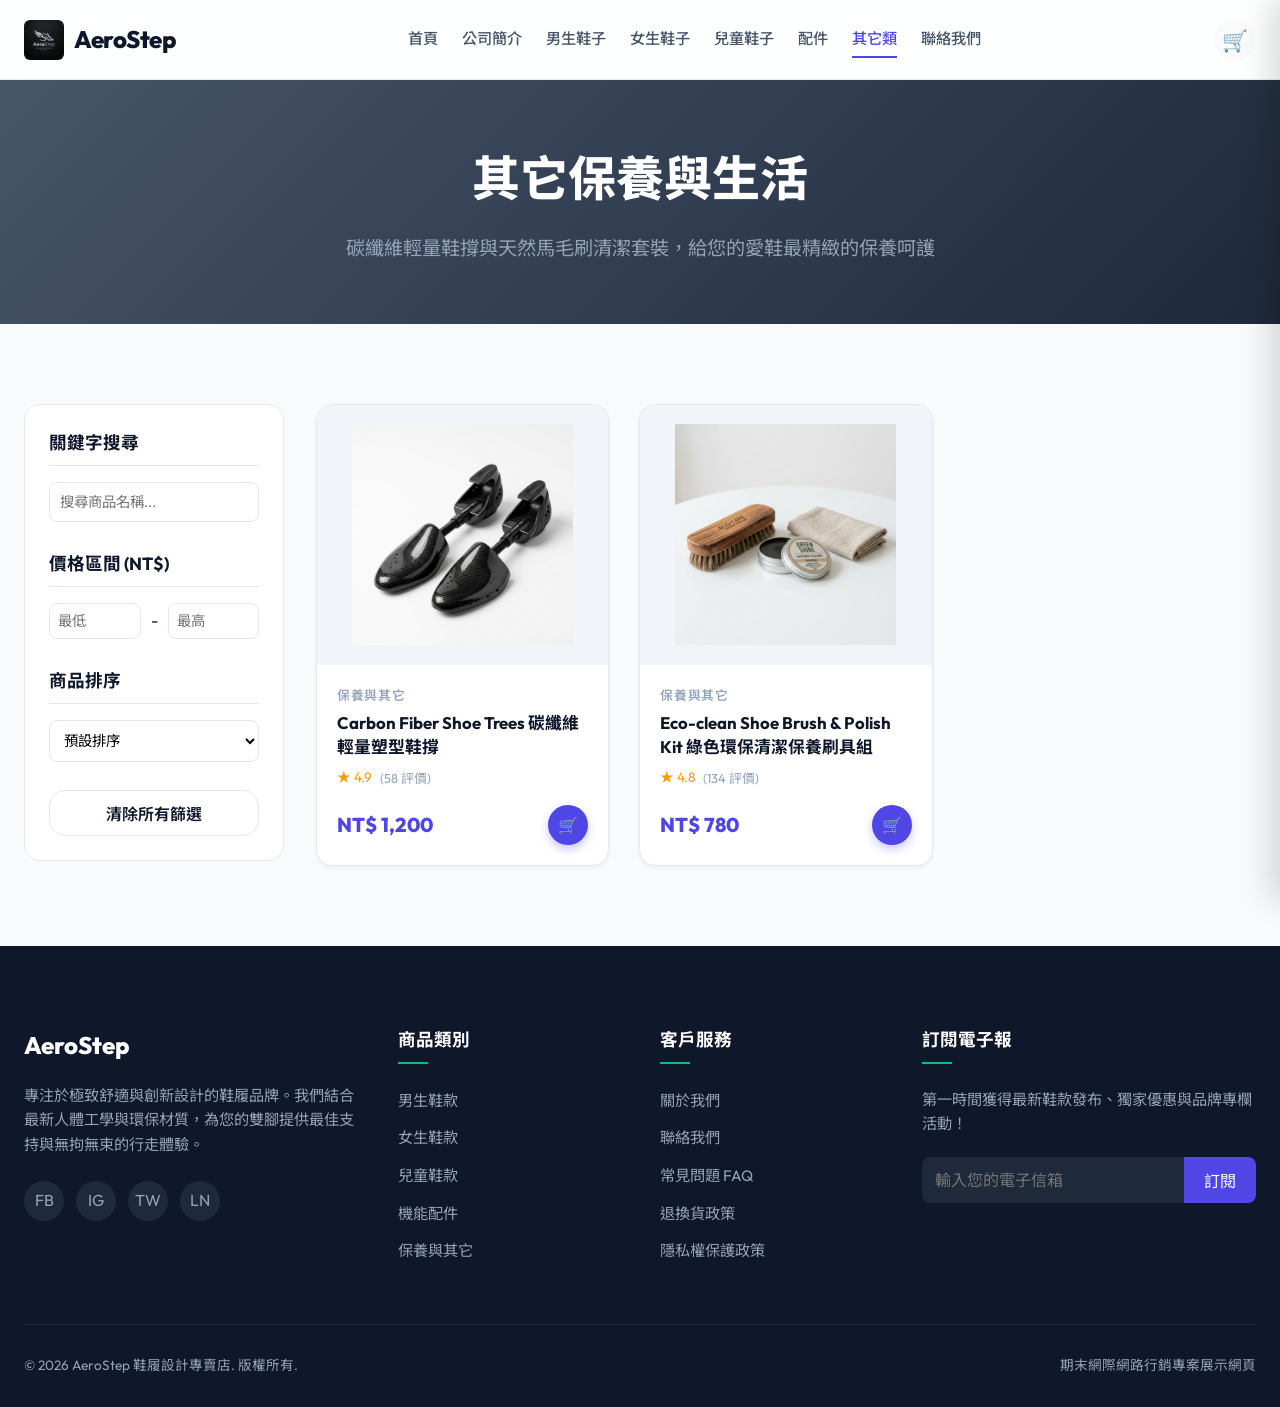
<file: others.html>
<!DOCTYPE html>
<html lang="zh-TW">
<head>
  <meta charset="UTF-8">
  <meta name="viewport" content="width=device-width, initial-scale=1.0">
  <title>其它保養 | AeroStep 鞋履設計專賣店</title>
  <meta name="description" content="瀏覽 AeroStep 的其他精選鞋履護理與配件產品。包含碳纖維輕量塑型鞋撐與綠色環保清潔保養馬毛刷具組，延長高檔鞋履使用年限。">
  <link rel="stylesheet" href="assets/css/style.css">
</head>
<body>

  <!-- Shared Header Container -->
  <div id="shared-header"></div>

  <!-- Shared Cart Drawer Container -->
  <div id="shared-cart-drawer"></div>

  <!-- Category Banner -->
  <section class="about-hero" style="padding: 60px 0; background: linear-gradient(135deg, #475569 0%, #1e293b 100%);">
    <div class="container">
      <h1>其它保養與生活</h1>
      <p>碳纖維輕量鞋撐與天然馬毛刷清潔套裝，給您的愛鞋最精緻的保養呵護</p>
    </div>
  </section>

  <!-- Products Section with Sidebar Filters -->
  <section class="section-padding">
    <div class="container">
      <div class="products-layout">
        <!-- Sidebar Filters -->
        <aside class="filter-sidebar">
          <!-- Search -->
          <div class="filter-section">
            <h3 class="filter-title">關鍵字搜尋</h3>
            <input type="text" id="search-input" placeholder="搜尋商品名稱..." style="width:100%; padding:10px; border:1px solid var(--gray-200); border-radius:var(--radius-sm); font-size:0.9rem;">
          </div>

          <!-- Price Range -->
          <div class="filter-section">
            <h3 class="filter-title">價格區間 (NT$)</h3>
            <div class="filter-price-inputs">
              <input type="number" id="price-min" placeholder="最低" min="0">
              <span>-</span>
              <input type="number" id="price-max" placeholder="最高" min="0">
            </div>
          </div>

          <!-- Sorting -->
          <div class="filter-section">
            <h3 class="filter-title">商品排序</h3>
            <select id="sort-select" style="width:100%; padding:10px; border:1px solid var(--gray-200); border-radius:var(--radius-sm); font-size:0.9rem; background-color:var(--white); cursor:pointer;">
              <option value="default">預設排序</option>
              <option value="price-asc">價格：由低到高</option>
              <option value="price-desc">價格：由高到低</option>
              <option value="rating-desc">評價：由高到低</option>
            </select>
          </div>

          <!-- Reset Button -->
          <button class="btn btn-secondary" id="reset-filters-btn" style="width: 100%; justify-content: center; padding: 10px;">清除所有篩選</button>
        </aside>

        <!-- Product Grid -->
        <main>
          <div class="products-grid" id="category-products-container">
            <!-- Dynamic Category Products -->
          </div>
          <div id="no-products-message" class="text-center" style="display:none; padding: 80px 0; color: var(--gray-400);">
            <div style="font-size: 3rem; margin-bottom: 16px;">🔍</div>
            <p>沒有找到符合條件的商品，請重新調整篩選條件。</p>
          </div>
        </main>
      </div>
    </div>
  </section>

  <!-- Shared Footer Container -->
  <div id="shared-footer"></div>

  <!-- Scripts -->
  <script src="assets/js/products.js"></script>
  <script src="assets/js/main.js"></script>
  <script>
    document.addEventListener('DOMContentLoaded', () => {
      // Current category
      const CATEGORY = 'others';
      
      // Highlight category in navigation
      setTimeout(() => {
        highlightCategoryMenu(CATEGORY);
      }, 100);

      // DOM Elements
      const container = document.getElementById('category-products-container');
      const noProdMsg = document.getElementById('no-products-message');
      const searchInput = document.getElementById('search-input');
      const priceMinInput = document.getElementById('price-min');
      const priceMaxInput = document.getElementById('price-max');
      const sortSelect = document.getElementById('sort-select');
      const resetBtn = document.getElementById('reset-filters-btn');

      // Get category products
      const originalList = window.products ? window.products.filter(p => p.category === CATEGORY) : [];

      // Render function
      function render(list) {
        if (list.length === 0) {
          container.innerHTML = '';
          noProdMsg.style.display = 'block';
          return;
        }

        noProdMsg.style.display = 'none';
        let html = '';
        list.forEach(product => {
          html += `
            <div class="product-card">
              <a href="product-detail.html?id=${product.id}">
                <div class="product-img-container">
                  <img src="${product.image}" alt="${product.name}">
                </div>
              </a>
              <div class="product-details">
                <span class="product-category">${product.category === 'others' ? '保養與其它' : ''}</span>
                <a href="product-detail.html?id=${product.id}">
                  <h3 class="product-name">${product.name}</h3>
                </a>
                <div class="product-rating">
                  ★ ${product.rating} <span>(${product.reviews} 評價)</span>
                </div>
                <div class="product-footer">
                  <span class="product-price">NT$ ${product.price.toLocaleString()}</span>
                  <button class="add-cart-btn flex-center" onclick="addToCart(${product.id}, 1)" aria-label="Add ${product.name} to Cart">
                    🛒
                  </button>
                </div>
              </div>
            </div>
          `;
        });
        container.innerHTML = html;
      }

      // Filter and Sort function
      function filterAndSort() {
        let filtered = [...originalList];

        // Search filter
        const query = searchInput.value.trim().toLowerCase();
        if (query) {
          filtered = filtered.filter(p => p.name.toLowerCase().includes(query) || p.description.toLowerCase().includes(query));
        }

        // Price filter
        const minVal = parseFloat(priceMinInput.value);
        const maxVal = parseFloat(priceMaxInput.value);
        if (!isNaN(minVal)) {
          filtered = filtered.filter(p => p.price >= minVal);
        }
        if (!isNaN(maxVal)) {
          filtered = filtered.filter(p => p.price <= maxVal);
        }

        // Sorting
        const sortBy = sortSelect.value;
        if (sortBy === 'price-asc') {
          filtered.sort((a, b) => a.price - b.price);
        } else if (sortBy === 'price-desc') {
          filtered.sort((a, b) => b.price - a.price);
        } else if (sortBy === 'rating-desc') {
          filtered.sort((a, b) => b.rating - a.rating);
        }

        render(filtered);
      }

      // Event Listeners
      searchInput.addEventListener('input', filterAndSort);
      priceMinInput.addEventListener('input', filterAndSort);
      priceMaxInput.addEventListener('input', filterAndSort);
      sortSelect.addEventListener('change', filterAndSort);

      resetBtn.addEventListener('click', () => {
        searchInput.value = '';
        priceMinInput.value = '';
        priceMaxInput.value = '';
        sortSelect.value = 'default';
        render(originalList);
      });

      // Initial Render
      render(originalList);
    });
  </script>
</body>
</html>
</file>
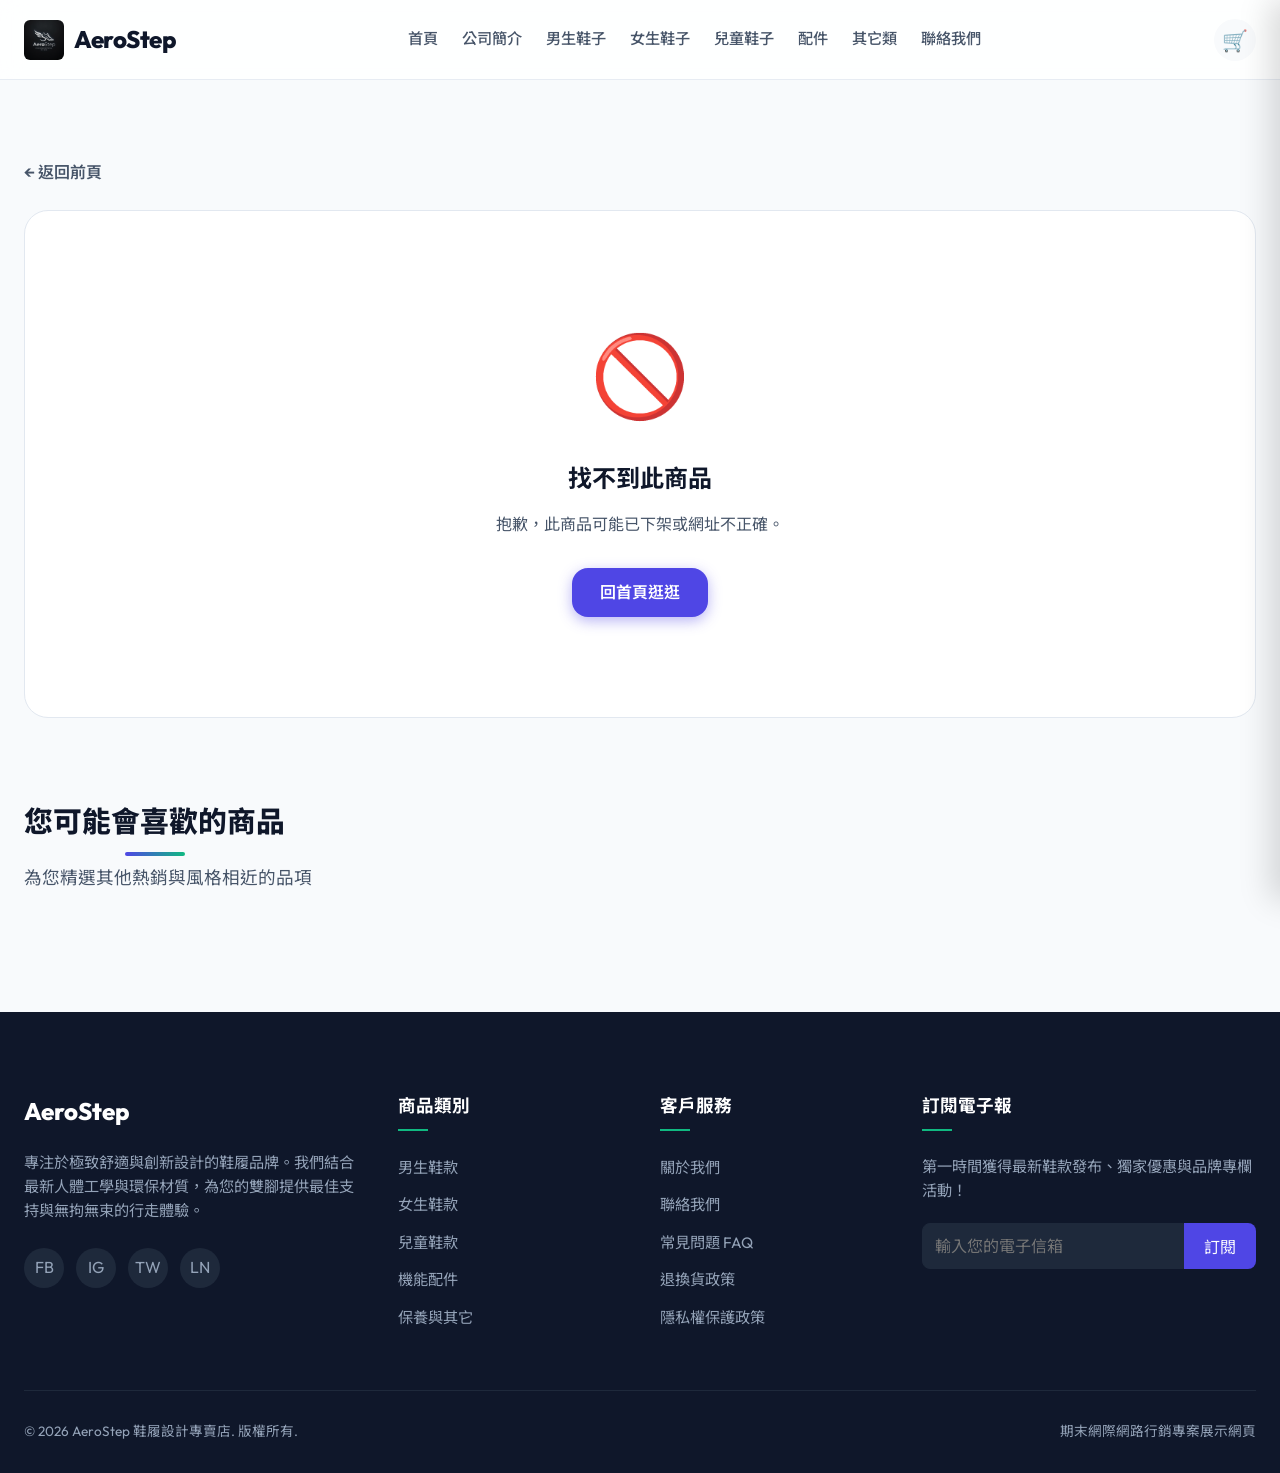
<file: product-detail.html>
<!DOCTYPE html>
<html lang="zh-TW">
<head>
  <meta charset="UTF-8">
  <meta name="viewport" content="width=device-width, initial-scale=1.0">
  <title>商品詳情 | AeroStep 鞋履設計專賣店</title>
  <meta name="description" content="檢視商品詳細規格、特殊避震科技與材質設計，為您的雙腳選擇最合適的高品質鞋款。">
  <link rel="stylesheet" href="assets/css/style.css">
  <style>
    /* Additional custom styling for detail page interactive elements */
    .detail-qty-box {
      display: flex;
      align-items: center;
      gap: 15px;
      margin-bottom: 24px;
    }
    .qty-title {
      font-size: 0.95rem;
      font-weight: 700;
      color: var(--dark);
    }
    .qty-selector-group {
      display: flex;
      align-items: center;
      border: 1px solid var(--gray-200);
      border-radius: var(--radius-sm);
      overflow: hidden;
      width: 120px;
    }
    .qty-btn {
      width: 35px;
      height: 35px;
      background-color: var(--light);
      font-size: 1.2rem;
      font-weight: bold;
      color: var(--gray-600);
    }
    .qty-btn:hover {
      background-color: var(--gray-200);
    }
    .qty-input {
      width: 50px;
      height: 35px;
      text-align: center;
      font-weight: 700;
      border-left: 1px solid var(--gray-200);
      border-right: 1px solid var(--gray-200);
      background-color: var(--white);
    }
    .features-list {
      margin-top: 20px;
      padding-left: 20px;
      list-style-type: disc;
      color: var(--gray-600);
    }
    .features-list li {
      margin-bottom: 8px;
    }
    .back-btn {
      display: inline-flex;
      align-items: center;
      gap: 8px;
      margin-bottom: 24px;
      color: var(--gray-600);
      font-weight: 600;
    }
    .back-btn:hover {
      color: var(--primary);
    }
  </style>
</head>
<body>

  <!-- Shared Header Container -->
  <div id="shared-header"></div>

  <!-- Shared Cart Drawer Container -->
  <div id="shared-cart-drawer"></div>

  <!-- Detail Page Content Section -->
  <section class="section-padding" style="background-color: var(--light);">
    <div class="container">
      
      <!-- Back navigation button -->
      <a href="javascript:history.back();" class="back-btn">
        ← 返回前頁
      </a>

      <!-- Main product details panel -->
      <div id="product-detail-panel">
        <!-- Rendered dynamically via JavaScript -->
        <div class="text-center" style="padding: 100px 0;">
          <div style="font-size: 2.5rem; animation: spin 1s linear infinite; display: inline-block;">🔄</div>
          <p style="margin-top: 15px; color: var(--gray-400);">正在載入商品詳情...</p>
        </div>
      </div>

      <!-- Related Products Section -->
      <div style="margin-top: 80px;">
        <h2 class="section-title" style="font-size: 1.8rem; margin-bottom: 8px;">您可能會喜歡的商品</h2>
        <p class="section-subtitle" style="margin-bottom: 40px;">為您精選其他熱銷與風格相近的品項</p>
        <div class="products-grid" id="related-products-container">
          <!-- Rendered dynamically -->
        </div>
      </div>

    </div>
  </section>

  <!-- Shared Footer Container -->
  <div id="shared-footer"></div>

  <!-- Scripts -->
  <script src="assets/js/products.js"></script>
  <script src="assets/js/main.js"></script>
  <script>
    let currentQty = 1;
    let selectedSize = '';
    let selectedColor = '';

    document.addEventListener('DOMContentLoaded', () => {
      // 1. Parse URL Parameter for Product ID
      const params = new URLSearchParams(window.location.search);
      const productId = parseInt(params.get('id'));

      if (isNaN(productId) || !window.products) {
        renderProductNotFound();
        return;
      }

      // 2. Fetch Product Info
      const product = window.products.find(p => p.id === productId);
      if (!product) {
        renderProductNotFound();
        return;
      }

      // Set initial selection values
      if (product.sizes && product.sizes.length > 0) {
        selectedSize = product.sizes[0];
      }
      if (product.colors && product.colors.length > 0) {
        selectedColor = product.colors[0].name;
      }

      // Update Page Title
      document.title = `${product.name} | AeroStep 鞋履設計專賣店`;

      // 3. Render Product Info
      renderProductDetails(product);

      // 4. Render Related Products
      renderRelatedProducts(product);
    });

    // Helper: Adjust Quantity on Detail Page
    window.changeDetailQty = (delta) => {
      const input = document.getElementById('detail-qty-input');
      if (!input) return;
      let val = parseInt(input.value) + delta;
      if (val < 1) val = 1;
      currentQty = val;
      input.value = val;
    };

    // Helper: Select Size on Detail Page
    window.selectSize = (btn, size) => {
      selectedSize = size;
      const sizeBtns = document.querySelectorAll('.size-btn');
      sizeBtns.forEach(b => b.classList.remove('selected'));
      btn.classList.add('selected');
    };

    // Helper: Select Color on Detail Page
    window.selectColor = (btn, colorName) => {
      selectedColor = colorName;
      const colorBtns = document.querySelectorAll('.color-btn');
      colorBtns.forEach(b => b.classList.remove('selected'));
      btn.classList.add('selected');
    };

    // Helper: Trigger Cart Addition from Detail Page
    window.addCurrentToCart = (productId) => {
      addToCart(productId, currentQty, selectedSize, selectedColor);
    };

    // Render Function: Details View
    function renderProductDetails(product) {
      const panel = document.getElementById('product-detail-panel');
      if (!panel) return;

      // Generate Size Buttons HTML
      let sizeHtml = '';
      if (product.sizes && product.sizes.length > 0) {
        sizeHtml = `
          <div class="option-group">
            <div class="option-group-title">選擇尺寸</div>
            <div class="size-selector">
              ${product.sizes.map((s, idx) => `
                <button class="size-btn ${idx === 0 ? 'selected' : ''}" onclick="selectSize(this, '${s}')">
                  ${s}
                </button>
              `).join('')}
            </div>
          </div>
        `;
      }

      // Generate Color Buttons HTML
      let colorHtml = '';
      if (product.colors && product.colors.length > 0) {
        colorHtml = `
          <div class="option-group">
            <div class="option-group-title">選擇顏色: <span id="color-name-display" style="font-weight:normal; color:var(--gray-600);">${selectedColor}</span></div>
            <div class="color-selector">
              ${product.colors.map((c, idx) => `
                <button class="color-btn ${idx === 0 ? 'selected' : ''}" 
                        style="border-color:${idx === 0 ? 'var(--primary)' : 'var(--gray-200)'};" 
                        onclick="selectColor(this, '${c.name}'); document.getElementById('color-name-display').innerText='${c.name}';">
                  <div class="color-inner" style="background-color: ${c.hex};"></div>
                </button>
              `).join('')}
            </div>
          </div>
        `;
      }

      // Generate Features bullets
      let featuresHtml = '';
      if (product.features && product.features.length > 0) {
        featuresHtml = `
          <div style="margin-top: 24px; border-top: 1px solid var(--gray-200); padding-top: 20px;">
            <div class="option-group-title">商品特色</div>
            <ul class="features-list">
              ${product.features.map(f => `<li>${f}</li>`).join('')}
            </ul>
          </div>
        `;
      }

      panel.innerHTML = `
        <div class="detail-container">
          <!-- Left: Product Image Box -->
          <div class="detail-img-box">
            <img src="${product.image}" alt="${product.name}" id="detail-main-img">
          </div>

          <!-- Right: Product Information & Action Panel -->
          <div class="detail-info">
            <span class="product-category" style="font-size:0.9rem; margin-bottom:10px;">
              ${getCategoryText(product.category)}
            </span>
            <h1 class="detail-title">${product.name}</h1>
            
            <div class="detail-meta">
              <div class="product-rating">
                ★ ${product.rating} <span>(${product.reviews} 則評價)</span>
              </div>
              <span class="badge" style="background-color: var(--secondary);">全新商品</span>
            </div>

            <div class="detail-price" style="margin-bottom: 20px;">
              NT$ ${product.price.toLocaleString()}
            </div>

            <p class="detail-desc">${product.description}</p>

            <div class="detail-options">
              <!-- Render Color Selector -->
              ${colorHtml}

              <!-- Render Size Selector -->
              ${sizeHtml}
            </div>

            <!-- Qty Selector and Checkout -->
            <div class="detail-qty-box">
              <span class="qty-title">選購數量</span>
              <div class="qty-selector-group">
                <button class="qty-btn" onclick="changeDetailQty(-1)">-</button>
                <input type="text" class="qty-input" id="detail-qty-input" value="1" readonly>
                <button class="qty-btn" onclick="changeDetailQty(1)">+</button>
              </div>
            </div>

            <div style="display: flex; gap: 16px; margin-top: 10px;">
              <button class="btn btn-primary" onclick="addCurrentToCart(${product.id})" style="flex-grow: 1; justify-content: center; height: 50px;">
                加入購物車 🛒
              </button>
              <button class="btn btn-secondary" onclick="addToCartAndCheckout(${product.id})" style="height: 50px;">
                立即購買
              </button>
            </div>

            <!-- Features -->
            ${featuresHtml}
          </div>
        </div>
      `;
    }

    // Helper: Add and redirect to checkout
    window.addToCartAndCheckout = (productId) => {
      // Add to cart first
      addToCart(productId, currentQty, selectedSize, selectedColor);
      // Wait dynamic animation drawer and trigger checkout button
      setTimeout(() => {
        const checkoutBtn = document.getElementById('checkout-btn');
        if (checkoutBtn) checkoutBtn.click();
      }, 500);
    };

    // Render Function: Related Products recommendations
    function renderRelatedProducts(currentProduct) {
      const container = document.getElementById('related-products-container');
      if (!container || !window.products) return;

      // Filter products of same category, excluding current product
      let related = window.products.filter(p => p.category === currentProduct.category && p.id !== currentProduct.id);
      
      // If not enough products, backfill with others
      if (related.length < 4) {
        const otherProducts = window.products.filter(p => p.id !== currentProduct.id && !related.includes(p));
        related = [...related, ...otherProducts].slice(0, 4);
      } else {
        related = related.slice(0, 4);
      }

      let html = '';
      related.forEach(product => {
        html += `
          <div class="product-card">
            <a href="product-detail.html?id=${product.id}">
              <div class="product-img-container">
                <img src="${product.image}" alt="${product.name}">
              </div>
            </a>
            <div class="product-details">
              <span class="product-category">${getCategoryText(product.category)}</span>
              <a href="product-detail.html?id=${product.id}">
                <h3 class="product-name">${product.name}</h3>
              </a>
              <div class="product-rating">
                ★ ${product.rating} <span>(${product.reviews} 評價)</span>
              </div>
              <div class="product-footer">
                <span class="product-price">NT$ ${product.price.toLocaleString()}</span>
                <button class="add-cart-btn flex-center" onclick="addToCart(${product.id}, 1)" aria-label="Add ${product.name} to Cart">
                  🛒
                </button>
              </div>
            </div>
          </div>
        `;
      });
      container.innerHTML = html;
    }

    // Render Function: 404
    function renderProductNotFound() {
      const panel = document.getElementById('product-detail-panel');
      if (!panel) return;
      panel.innerHTML = `
        <div class="text-center" style="padding: 100px 20px; background-color: var(--white); border-radius: var(--radius-lg); border:1px solid var(--gray-200);">
          <div style="font-size: 5rem; margin-bottom: 20px;">🚫</div>
          <h2>找不到此商品</h2>
          <p style="color: var(--gray-600); margin: 15px 0 30px;">抱歉，此商品可能已下架或網址不正確。</p>
          <a href="index.html" class="btn btn-primary">回首頁逛逛</a>
        </div>
      `;
    }

    // Helper: Translate category slug
    function getCategoryText(cat) {
      switch (cat) {
        case 'men': return '男鞋款式';
        case 'women': return '女鞋款式';
        case 'kids': return '兒童鞋款';
        case 'accessories': return '機能配件';
        case 'others': return '保養與其它';
        default: return '商品款式';
      }
    }
  </script>
</body>
</html>
</file>
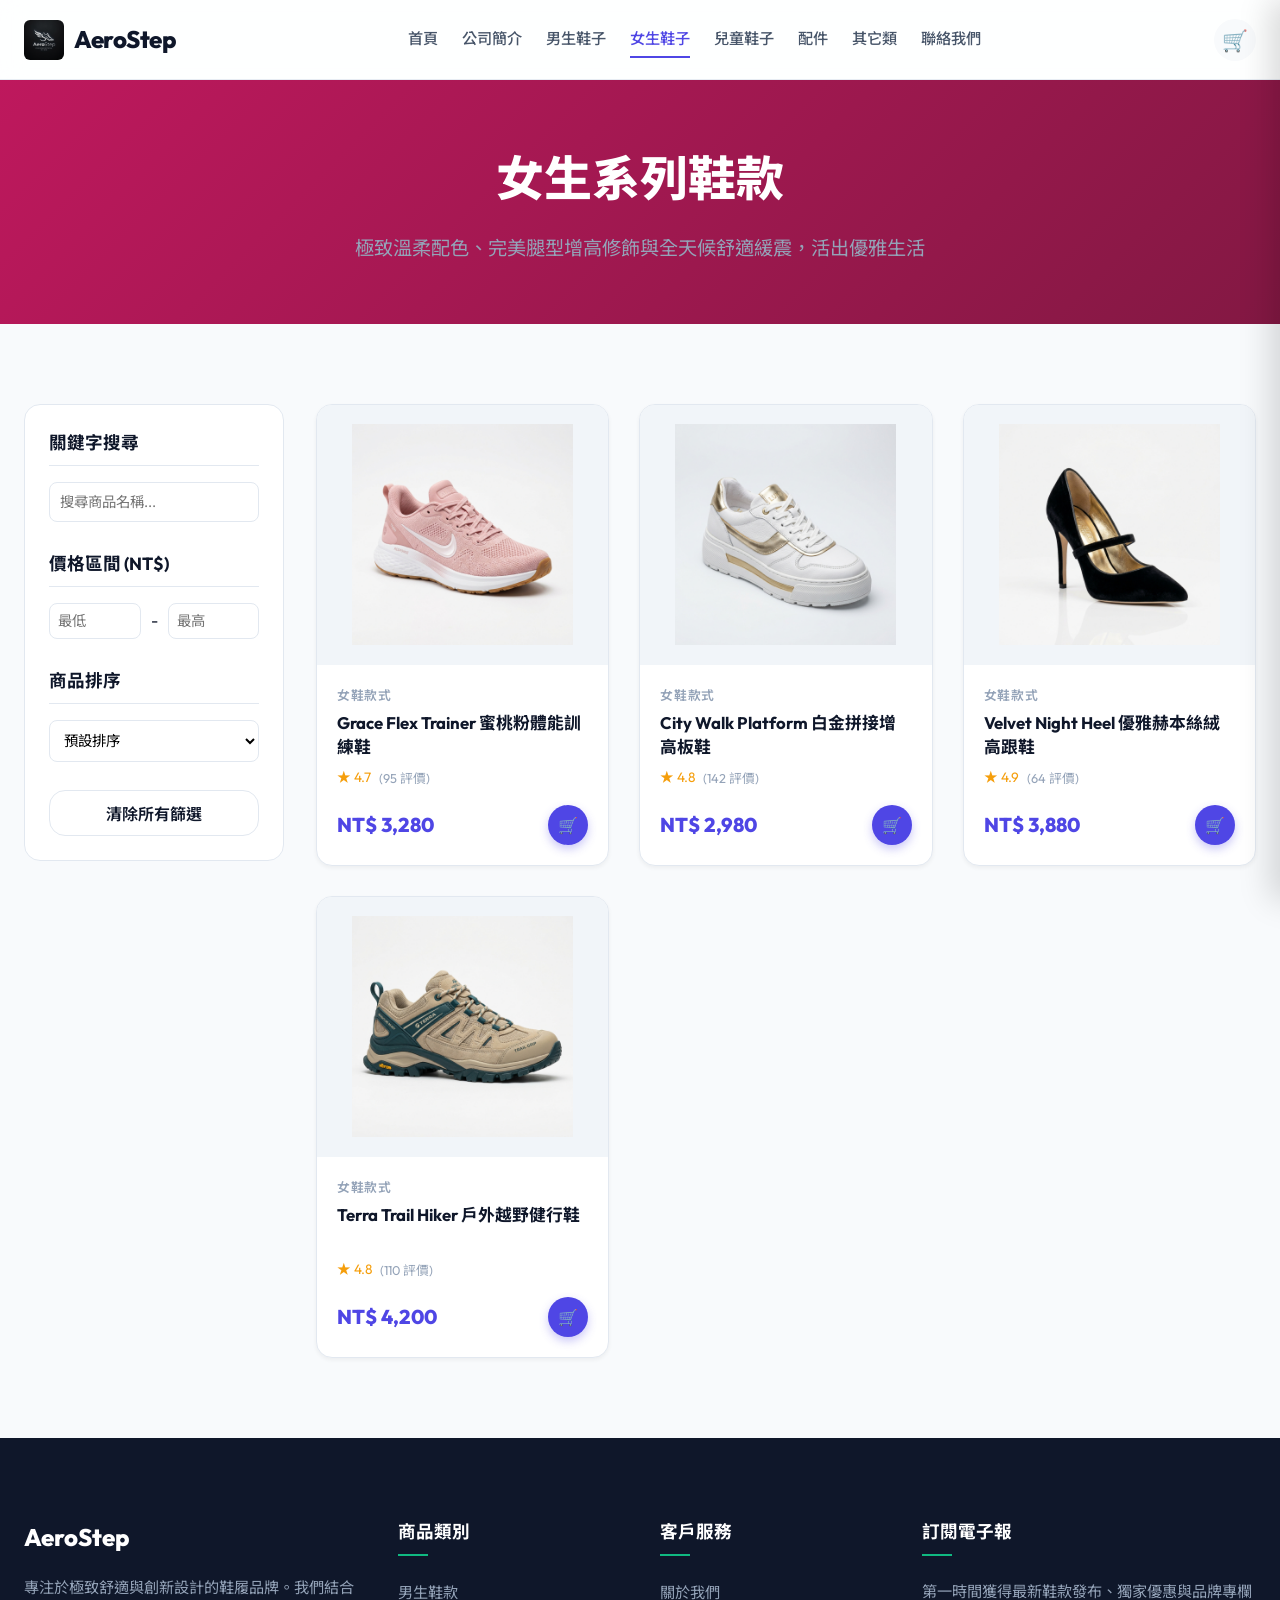
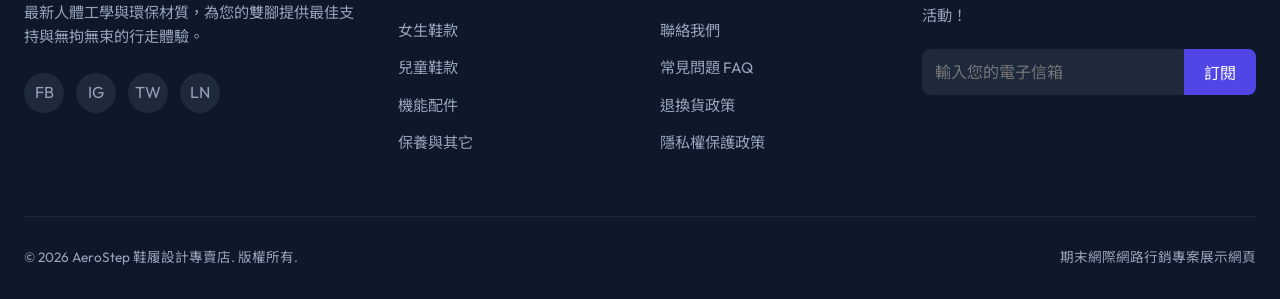
<file: women.html>
<!DOCTYPE html>
<html lang="zh-TW">
<head>
  <meta charset="UTF-8">
  <meta name="viewport" content="width=device-width, initial-scale=1.0">
  <title>女生鞋子 | AeroStep 鞋履設計專賣店</title>
  <meta name="description" content="瀏覽 AeroStep 專為女性打造的時尚避震鞋款。包含室內健身房跑鞋、白金增高厚底板鞋、頂級絲絨赫本風高跟鞋與戶外越野健行鞋。">
  <link rel="stylesheet" href="assets/css/style.css">
</head>
<body>

  <!-- Shared Header Container -->
  <div id="shared-header"></div>

  <!-- Shared Cart Drawer Container -->
  <div id="shared-cart-drawer"></div>

  <!-- Category Banner -->
  <section class="about-hero" style="padding: 60px 0; background: linear-gradient(135deg, #be185d 0%, #831843 100%);">
    <div class="container">
      <h1>女生系列鞋款</h1>
      <p>極致溫柔配色、完美腿型增高修飾與全天候舒適緩震，活出優雅生活</p>
    </div>
  </section>

  <!-- Products Section with Sidebar Filters -->
  <section class="section-padding">
    <div class="container">
      <div class="products-layout">
        <!-- Sidebar Filters -->
        <aside class="filter-sidebar">
          <!-- Search -->
          <div class="filter-section">
            <h3 class="filter-title">關鍵字搜尋</h3>
            <input type="text" id="search-input" placeholder="搜尋商品名稱..." style="width:100%; padding:10px; border:1px solid var(--gray-200); border-radius:var(--radius-sm); font-size:0.9rem;">
          </div>

          <!-- Price Range -->
          <div class="filter-section">
            <h3 class="filter-title">價格區間 (NT$)</h3>
            <div class="filter-price-inputs">
              <input type="number" id="price-min" placeholder="最低" min="0">
              <span>-</span>
              <input type="number" id="price-max" placeholder="最高" min="0">
            </div>
          </div>

          <!-- Sorting -->
          <div class="filter-section">
            <h3 class="filter-title">商品排序</h3>
            <select id="sort-select" style="width:100%; padding:10px; border:1px solid var(--gray-200); border-radius:var(--radius-sm); font-size:0.9rem; background-color:var(--white); cursor:pointer;">
              <option value="default">預設排序</option>
              <option value="price-asc">價格：由低到高</option>
              <option value="price-desc">價格：由高到低</option>
              <option value="rating-desc">評價：由高到低</option>
            </select>
          </div>

          <!-- Reset Button -->
          <button class="btn btn-secondary" id="reset-filters-btn" style="width: 100%; justify-content: center; padding: 10px;">清除所有篩選</button>
        </aside>

        <!-- Product Grid -->
        <main>
          <div class="products-grid" id="category-products-container">
            <!-- Dynamic Category Products -->
          </div>
          <div id="no-products-message" class="text-center" style="display:none; padding: 80px 0; color: var(--gray-400);">
            <div style="font-size: 3rem; margin-bottom: 16px;">🔍</div>
            <p>沒有找到符合條件的商品，請重新調整篩選條件。</p>
          </div>
        </main>
      </div>
    </div>
  </section>

  <!-- Shared Footer Container -->
  <div id="shared-footer"></div>

  <!-- Scripts -->
  <script src="assets/js/products.js"></script>
  <script src="assets/js/main.js"></script>
  <script>
    document.addEventListener('DOMContentLoaded', () => {
      // Current category
      const CATEGORY = 'women';
      
      // Highlight category in navigation
      setTimeout(() => {
        highlightCategoryMenu(CATEGORY);
      }, 100);

      // DOM Elements
      const container = document.getElementById('category-products-container');
      const noProdMsg = document.getElementById('no-products-message');
      const searchInput = document.getElementById('search-input');
      const priceMinInput = document.getElementById('price-min');
      const priceMaxInput = document.getElementById('price-max');
      const sortSelect = document.getElementById('sort-select');
      const resetBtn = document.getElementById('reset-filters-btn');

      // Get category products
      const originalList = window.products ? window.products.filter(p => p.category === CATEGORY) : [];

      // Render function
      function render(list) {
        if (list.length === 0) {
          container.innerHTML = '';
          noProdMsg.style.display = 'block';
          return;
        }

        noProdMsg.style.display = 'none';
        let html = '';
        list.forEach(product => {
          html += `
            <div class="product-card">
              <a href="product-detail.html?id=${product.id}">
                <div class="product-img-container">
                  <img src="${product.image}" alt="${product.name}">
                </div>
              </a>
              <div class="product-details">
                <span class="product-category">${product.category === 'women' ? '女鞋款式' : ''}</span>
                <a href="product-detail.html?id=${product.id}">
                  <h3 class="product-name">${product.name}</h3>
                </a>
                <div class="product-rating">
                  ★ ${product.rating} <span>(${product.reviews} 評價)</span>
                </div>
                <div class="product-footer">
                  <span class="product-price">NT$ ${product.price.toLocaleString()}</span>
                  <button class="add-cart-btn flex-center" onclick="addToCart(${product.id}, 1)" aria-label="Add ${product.name} to Cart">
                    🛒
                  </button>
                </div>
              </div>
            </div>
          `;
        });
        container.innerHTML = html;
      }

      // Filter and Sort function
      function filterAndSort() {
        let filtered = [...originalList];

        // Search filter
        const query = searchInput.value.trim().toLowerCase();
        if (query) {
          filtered = filtered.filter(p => p.name.toLowerCase().includes(query) || p.description.toLowerCase().includes(query));
        }

        // Price filter
        const minVal = parseFloat(priceMinInput.value);
        const maxVal = parseFloat(priceMaxInput.value);
        if (!isNaN(minVal)) {
          filtered = filtered.filter(p => p.price >= minVal);
        }
        if (!isNaN(maxVal)) {
          filtered = filtered.filter(p => p.price <= maxVal);
        }

        // Sorting
        const sortBy = sortSelect.value;
        if (sortBy === 'price-asc') {
          filtered.sort((a, b) => a.price - b.price);
        } else if (sortBy === 'price-desc') {
          filtered.sort((a, b) => b.price - a.price);
        } else if (sortBy === 'rating-desc') {
          filtered.sort((a, b) => b.rating - a.rating);
        }

        render(filtered);
      }

      // Event Listeners
      searchInput.addEventListener('input', filterAndSort);
      priceMinInput.addEventListener('input', filterAndSort);
      priceMaxInput.addEventListener('input', filterAndSort);
      sortSelect.addEventListener('change', filterAndSort);

      resetBtn.addEventListener('click', () => {
        searchInput.value = '';
        priceMinInput.value = '';
        priceMaxInput.value = '';
        sortSelect.value = 'default';
        render(originalList);
      });

      // Initial Render
      render(originalList);
    });
  </script>
</body>
</html>
</file>
<file: assets/css/style.css>
/* ==========================================
   AeroStep Premium Shoe Store Design System
   ========================================== */

@import url('https://fonts.googleapis.com/css2?family=Outfit:wght@300;400;500;600;700;800&family=Noto+Sans+TC:wght@300;400;500;700;900&display=swap');

:root {
  /* Colors */
  --primary: #4f46e5;       /* Indigo */
  --primary-hover: #4338ca;
  --secondary: #10b981;     /* Teal accent */
  --accent: #f59e0b;        /* Gold rating */
  --dark: #0f172a;          /* Slate 900 */
  --dark-light: #1e293b;    /* Slate 800 */
  --light: #f8fafc;         /* Slate 50 */
  --white: #ffffff;
  --gray-200: #e2e8f0;      /* Border grey */
  --gray-400: #94a3b8;      /* Text grey light */
  --gray-600: #475569;      /* Text grey dark */
  --red: #ef4444;           /* Delete icon, notification */
  
  /* Shadows */
  --shadow-sm: 0 2px 4px rgba(0, 0, 0, 0.05);
  --shadow-md: 0 10px 15px -3px rgba(0, 0, 0, 0.1), 0 4px 6px -2px rgba(0, 0, 0, 0.05);
  --shadow-lg: 0 20px 25px -5px rgba(0, 0, 0, 0.15), 0 10px 10px -5px rgba(0, 0, 0, 0.04);
  --shadow-glass: 0 8px 32px 0 rgba(31, 38, 135, 0.08);

  /* Typography */
  --font-family: 'Outfit', 'Noto Sans TC', sans-serif;
  
  /* Layout */
  --header-height: 80px;
  --max-width: 1280px;
  --radius-sm: 8px;
  --radius-md: 16px;
  --radius-lg: 24px;

  /* Transitions */
  --transition: all 0.3s cubic-bezier(0.4, 0, 0.2, 1);
}

/* Reset */
* {
  margin: 0;
  padding: 0;
  box-sizing: border-box;
  font-family: var(--font-family);
}

body {
  background-color: var(--light);
  color: var(--dark);
  line-height: 1.6;
  overflow-x: hidden;
  padding-top: var(--header-height);
}

a {
  color: inherit;
  text-decoration: none;
  transition: var(--transition);
}

ul {
  list-style: none;
}

img {
  max-width: 100%;
  height: auto;
  display: block;
}

button, input, select, textarea {
  font-family: inherit;
  font-size: inherit;
  outline: none;
  border: none;
}

button {
  cursor: pointer;
  background: none;
  transition: var(--transition);
}

/* Utilities */
.container {
  width: 100%;
  max-width: var(--max-width);
  margin: 0 auto;
  padding: 0 24px;
}

.section-padding {
  padding: 80px 0;
}

.text-center {
  text-align: center;
}

.flex-center {
  display: flex;
  justify-content: center;
  align-items: center;
}

.badge {
  background-color: var(--secondary);
  color: var(--white);
  padding: 4px 12px;
  border-radius: 50px;
  font-size: 0.75rem;
  font-weight: 600;
  text-transform: uppercase;
  letter-spacing: 0.05em;
  display: inline-block;
}

/* Heading style */
.section-title {
  font-size: 2.25rem;
  font-weight: 800;
  margin-bottom: 12px;
  color: var(--dark);
  position: relative;
  display: inline-block;
}

.section-title::after {
  content: '';
  display: block;
  width: 60px;
  height: 4px;
  background: linear-gradient(90deg, var(--primary), var(--secondary));
  margin: 8px auto 0;
  border-radius: 2px;
}

.section-subtitle {
  color: var(--gray-600);
  font-size: 1.1rem;
  margin-bottom: 48px;
}

/* Buttons */
.btn {
  display: inline-flex;
  align-items: center;
  gap: 8px;
  padding: 12px 28px;
  font-weight: 600;
  border-radius: var(--radius-md);
  transition: var(--transition);
  font-size: 1rem;
}

.btn-primary {
  background-color: var(--primary);
  color: var(--white);
  box-shadow: 0 4px 14px rgba(79, 70, 229, 0.4);
}

.btn-primary:hover {
  background-color: var(--primary-hover);
  transform: translateY(-2px);
  box-shadow: 0 6px 20px rgba(79, 70, 229, 0.6);
}

.btn-secondary {
  background-color: var(--white);
  color: var(--dark);
  border: 1px solid var(--gray-200);
}

.btn-secondary:hover {
  background-color: var(--light);
  transform: translateY(-2px);
  box-shadow: var(--shadow-sm);
}

.btn-accent {
  background-color: var(--secondary);
  color: var(--white);
  box-shadow: 0 4px 14px rgba(16, 185, 129, 0.4);
}

.btn-accent:hover {
  background-color: #0d9488;
  transform: translateY(-2px);
  box-shadow: 0 6px 20px rgba(16, 185, 129, 0.6);
}

/* ==========================================
   Header / Navigation (Glassmorphism)
   ========================================== */
.header {
  height: var(--header-height);
  position: fixed;
  top: 0;
  left: 0;
  right: 0;
  z-index: 1000;
  background-color: rgba(255, 255, 255, 0.85);
  backdrop-filter: blur(12px);
  -webkit-backdrop-filter: blur(12px);
  border-bottom: 1px solid rgba(226, 232, 240, 0.8);
  display: flex;
  align-items: center;
  transition: var(--transition);
}

.header.scrolled {
  background-color: rgba(255, 255, 255, 0.98);
  box-shadow: var(--shadow-md);
  height: 70px;
}

.nav-container {
  display: flex;
  justify-content: space-between;
  align-items: center;
  width: 100%;
}

.logo {
  display: flex;
  align-items: center;
  gap: 10px;
  font-weight: 800;
  font-size: 1.5rem;
  color: var(--dark);
  letter-spacing: -0.02em;
}

.logo img {
  height: 40px;
  width: auto;
  border-radius: 6px;
}

.nav-menu {
  display: flex;
  gap: 24px;
}

.nav-link {
  font-weight: 500;
  font-size: 0.95rem;
  color: var(--gray-600);
  position: relative;
  padding: 6px 0;
}

.nav-link:hover, .nav-link.active {
  color: var(--primary);
}

.nav-link::after {
  content: '';
  position: absolute;
  bottom: 0;
  left: 0;
  width: 0;
  height: 2px;
  background-color: var(--primary);
  transition: var(--transition);
}

.nav-link:hover::after, .nav-link.active::after {
  width: 100%;
}

.nav-actions {
  display: flex;
  align-items: center;
  gap: 20px;
}

.cart-trigger {
  position: relative;
  font-size: 1.3rem;
  color: var(--dark);
  padding: 8px;
  border-radius: 50%;
  background-color: var(--light);
}

.cart-trigger:hover {
  background-color: var(--gray-200);
  color: var(--primary);
  transform: scale(1.05);
}

.cart-badge {
  position: absolute;
  top: -2px;
  right: -2px;
  background-color: var(--red);
  color: var(--white);
  font-size: 0.7rem;
  font-weight: 700;
  width: 18px;
  height: 18px;
  border-radius: 50%;
  display: flex;
  justify-content: center;
  align-items: center;
}

.mobile-menu-toggle {
  display: none;
  font-size: 1.5rem;
  color: var(--dark);
}

/* ==========================================
   Home Hero Banner
   ========================================== */
.hero {
  position: relative;
  height: calc(100vh - var(--header-height));
  background: linear-gradient(135deg, #eef2ff 0%, #e0e7ff 100%);
  display: flex;
  align-items: center;
  overflow: hidden;
}

.hero::before {
  content: '';
  position: absolute;
  width: 500px;
  height: 500px;
  border-radius: 50%;
  background: radial-gradient(circle, rgba(16,185,129,0.15) 0%, rgba(255,255,255,0) 70%);
  bottom: -100px;
  left: -100px;
  z-index: 1;
}

.hero-container {
  display: grid;
  grid-template-columns: 1fr 1fr;
  align-items: center;
  gap: 40px;
  position: relative;
  z-index: 2;
}

.hero-content {
  animation: fadeInLeft 0.8s ease-out;
}

.hero-tag {
  color: var(--primary);
  font-weight: 700;
  letter-spacing: 0.1em;
  text-transform: uppercase;
  margin-bottom: 16px;
  display: block;
}

.hero-title {
  font-size: 3.5rem;
  font-weight: 800;
  line-height: 1.15;
  margin-bottom: 24px;
  color: var(--dark);
}

.hero-title span {
  background: linear-gradient(90deg, var(--primary), var(--secondary));
  -webkit-background-clip: text;
  -webkit-text-fill-color: transparent;
}

.hero-desc {
  font-size: 1.15rem;
  color: var(--gray-600);
  margin-bottom: 36px;
  max-width: 500px;
}

.hero-btns {
  display: flex;
  gap: 16px;
}

.hero-image-wrapper {
  position: relative;
  display: flex;
  justify-content: center;
  align-items: center;
  animation: fadeInRight 0.8s ease-out;
}

.hero-circle-bg {
  position: absolute;
  width: 450px;
  height: 450px;
  background: linear-gradient(135deg, var(--primary) 0%, var(--secondary) 100%);
  border-radius: 50%;
  z-index: 1;
  opacity: 0.15;
  filter: blur(20px);
}

.hero-img {
  position: relative;
  z-index: 2;
  max-width: 90%;
  transform: rotate(-10deg);
  filter: drop-shadow(10px 20px 30px rgba(0, 0, 0, 0.15));
  animation: floatImage 4s ease-in-out infinite;
}

/* Float Animation */
@keyframes floatImage {
  0%, 100% {
    transform: rotate(-10deg) translateY(0);
  }
  50% {
    transform: rotate(-7deg) translateY(-15px);
  }
}

/* ==========================================
   Feature / Icon Cards
   ========================================== */
.features-grid {
  display: grid;
  grid-template-columns: repeat(auto-fit, minmax(250px, 1fr));
  gap: 30px;
}

.feature-card {
  background-color: var(--white);
  padding: 36px;
  border-radius: var(--radius-md);
  box-shadow: var(--shadow-sm);
  transition: var(--transition);
  border: 1px solid var(--gray-200);
}

.feature-card:hover {
  transform: translateY(-8px);
  box-shadow: var(--shadow-md);
  border-color: rgba(79, 70, 229, 0.2);
}

.feature-icon {
  width: 60px;
  height: 60px;
  background-color: rgba(79, 70, 229, 0.1);
  color: var(--primary);
  border-radius: 50%;
  font-size: 1.5rem;
  margin-bottom: 24px;
}

.feature-card h3 {
  font-size: 1.25rem;
  font-weight: 700;
  margin-bottom: 12px;
}

.feature-card p {
  color: var(--gray-600);
  font-size: 0.95rem;
}

/* ==========================================
   Product Grid & Cards
   ========================================== */
.products-layout {
  display: grid;
  grid-template-columns: 260px 1fr;
  gap: 32px;
}

.filter-sidebar {
  background-color: var(--white);
  border: 1px solid var(--gray-200);
  border-radius: var(--radius-md);
  padding: 24px;
  height: fit-content;
  position: sticky;
  top: 100px;
}

.filter-section {
  margin-bottom: 28px;
}

.filter-title {
  font-size: 1.1rem;
  font-weight: 700;
  margin-bottom: 16px;
  padding-bottom: 8px;
  border-bottom: 1px solid var(--gray-200);
}

.filter-list {
  display: flex;
  flex-direction: column;
  gap: 12px;
}

.filter-checkbox-label {
  display: flex;
  align-items: center;
  gap: 10px;
  font-size: 0.95rem;
  cursor: pointer;
  color: var(--gray-600);
}

.filter-checkbox-label input {
  width: 18px;
  height: 18px;
  accent-color: var(--primary);
}

.filter-price-inputs {
  display: flex;
  gap: 10px;
  align-items: center;
}

.filter-price-inputs input {
  width: 100%;
  padding: 8px;
  border: 1px solid var(--gray-200);
  border-radius: var(--radius-sm);
  font-size: 0.9rem;
}

.products-grid {
  display: grid;
  grid-template-columns: repeat(auto-fill, minmax(280px, 1fr));
  gap: 30px;
}

.product-card {
  background-color: var(--white);
  border-radius: var(--radius-md);
  overflow: hidden;
  box-shadow: var(--shadow-sm);
  border: 1px solid var(--gray-200);
  transition: var(--transition);
  display: flex;
  flex-direction: column;
  position: relative;
}

.product-card:hover {
  transform: translateY(-8px);
  box-shadow: var(--shadow-lg);
  border-color: rgba(79, 70, 229, 0.2);
}

.product-img-container {
  background-color: #f1f5f9;
  height: 260px;
  position: relative;
  overflow: hidden;
  display: flex;
  align-items: center;
  justify-content: center;
}

.product-img-container img {
  max-height: 85%;
  max-width: 85%;
  object-fit: contain;
  transition: var(--transition);
}

.product-card:hover .product-img-container img {
  transform: scale(1.08) rotate(-3deg);
}

.product-tag {
  position: absolute;
  top: 12px;
  left: 12px;
  background-color: var(--dark);
  color: var(--white);
  padding: 4px 10px;
  border-radius: 4px;
  font-size: 0.75rem;
  font-weight: 600;
  z-index: 10;
}

.product-details {
  padding: 20px;
  display: flex;
  flex-direction: column;
  flex-grow: 1;
}

.product-category {
  font-size: 0.8rem;
  text-transform: uppercase;
  color: var(--gray-400);
  font-weight: 600;
  letter-spacing: 0.05em;
  margin-bottom: 6px;
}

.product-name {
  font-size: 1.05rem;
  font-weight: 700;
  color: var(--dark);
  margin-bottom: 8px;
  line-height: 1.4;
  height: 48px;
  overflow: hidden;
  display: -webkit-box;
  -webkit-line-clamp: 2;
  -webkit-box-orient: vertical;
}

.product-rating {
  display: flex;
  align-items: center;
  gap: 4px;
  font-size: 0.85rem;
  color: var(--accent);
  margin-bottom: 16px;
}

.product-rating span {
  color: var(--gray-400);
  font-size: 0.8rem;
  margin-left: 4px;
}

.product-footer {
  display: flex;
  justify-content: space-between;
  align-items: center;
  margin-top: auto;
}

.product-price {
  font-size: 1.25rem;
  font-weight: 800;
  color: var(--primary);
}

.add-cart-btn {
  background-color: var(--primary);
  color: var(--white);
  width: 40px;
  height: 40px;
  border-radius: 50%;
  box-shadow: 0 4px 10px rgba(79, 70, 229, 0.3);
}

.add-cart-btn:hover {
  background-color: var(--primary-hover);
  transform: scale(1.1);
  box-shadow: 0 6px 15px rgba(79, 70, 229, 0.5);
}

/* ==========================================
   Product Detail Page
   ========================================== */
.detail-container {
  display: grid;
  grid-template-columns: 1fr 1fr;
  gap: 60px;
  background-color: var(--white);
  padding: 48px;
  border-radius: var(--radius-lg);
  border: 1px solid var(--gray-200);
  box-shadow: var(--shadow-sm);
  margin-bottom: 60px;
}

.detail-img-box {
  background-color: #f1f5f9;
  border-radius: var(--radius-md);
  padding: 40px;
  display: flex;
  align-items: center;
  justify-content: center;
  min-height: 450px;
}

.detail-img-box img {
  max-height: 90%;
  max-width: 90%;
  object-fit: contain;
  filter: drop-shadow(10px 20px 20px rgba(0, 0, 0, 0.1));
}

.detail-info {
  display: flex;
  flex-direction: column;
}

.detail-title {
  font-size: 2.25rem;
  font-weight: 800;
  line-height: 1.2;
  margin-bottom: 12px;
}

.detail-meta {
  display: flex;
  align-items: center;
  gap: 24px;
  margin-bottom: 24px;
  border-bottom: 1px solid var(--gray-200);
  padding-bottom: 20px;
}

.detail-price {
  font-size: 2rem;
  font-weight: 800;
  color: var(--primary);
}

.detail-desc {
  color: var(--gray-600);
  margin-bottom: 28px;
  font-size: 1.05rem;
}

.detail-options {
  display: flex;
  flex-direction: column;
  gap: 20px;
  margin-bottom: 32px;
  border-bottom: 1px solid var(--gray-200);
  padding-bottom: 28px;
}

.option-group-title {
  font-size: 0.95rem;
  font-weight: 700;
  margin-bottom: 10px;
  color: var(--dark);
}

.size-selector {
  display: flex;
  flex-wrap: wrap;
  gap: 10px;
}

.size-btn {
  border: 1px solid var(--gray-200);
  border-radius: var(--radius-sm);
  background: var(--white);
  padding: 8px 16px;
  font-weight: 600;
  font-size: 0.9rem;
  min-width: 50px;
}

.size-btn:hover {
  border-color: var(--primary);
  color: var(--primary);
}

.size-btn.selected {
  border-color: var(--primary);
  background-color: var(--primary);
  color: var(--white);
}

.color-selector {
  display: flex;
  gap: 12px;
}

.color-btn {
  width: 32px;
  height: 32px;
  border-radius: 50%;
  border: 2px solid var(--gray-200);
  padding: 2px;
  position: relative;
}

.color-inner {
  width: 100%;
  height: 100%;
  border-radius: 50%;
}

.color-btn.selected {
  border-color: var(--primary);
}

.qty-cart-box {
  display: flex;
  gap: 16px;
}

.qty-selector {
  display: flex;
  align-items: center;
  border: 1px solid var(--gray-200);
  border-radius: var(--radius-md);
  overflow: hidden;
}

.qty-btn {
  width: 48px;
  height: 48px;
  background-color: var(--white);
  font-size: 1.2rem;
  font-weight: 600;
  color: var(--gray-600);
}

.qty-btn:hover {
  background-color: var(--light);
}

.qty-input {
  width: 50px;
  height: 48px;
  text-align: center;
  font-weight: 600;
  border-left: 1px solid var(--gray-200);
  border-right: 1px solid var(--gray-200);
}

.features-list-box {
  margin-top: 36px;
}

.features-list-box h3 {
  font-size: 1.15rem;
  font-weight: 700;
  margin-bottom: 16px;
}

.features-list {
  display: flex;
  flex-direction: column;
  gap: 10px;
}

.features-list li {
  position: relative;
  padding-left: 24px;
  color: var(--gray-600);
}

.features-list li::before {
  content: "✓";
  position: absolute;
  left: 0;
  color: var(--secondary);
  font-weight: bold;
}

/* ==========================================
   Shopping Cart Drawer
   ========================================== */
.cart-overlay {
  position: fixed;
  top: 0;
  left: 0;
  right: 0;
  bottom: 0;
  background-color: rgba(15, 23, 42, 0.6);
  backdrop-filter: blur(4px);
  z-index: 2000;
  opacity: 0;
  visibility: hidden;
  transition: var(--transition);
}

.cart-overlay.open {
  opacity: 1;
  visibility: visible;
}

.cart-drawer {
  position: fixed;
  top: 0;
  right: -420px;
  width: 420px;
  height: 100vh;
  background-color: var(--white);
  z-index: 2001;
  box-shadow: -10px 0 30px rgba(0, 0, 0, 0.15);
  display: flex;
  flex-direction: column;
  transition: var(--transition);
}

.cart-overlay.open + .cart-drawer, .cart-drawer.open {
  right: 0;
}

.cart-header {
  padding: 24px;
  border-bottom: 1px solid var(--gray-200);
  display: flex;
  justify-content: space-between;
  align-items: center;
}

.cart-header h2 {
  font-size: 1.25rem;
  font-weight: 800;
}

.cart-close-btn {
  font-size: 1.5rem;
  color: var(--gray-600);
  width: 40px;
  height: 40px;
  border-radius: 50%;
}

.cart-close-btn:hover {
  background-color: var(--light);
  color: var(--dark);
}

.cart-items-container {
  flex-grow: 1;
  padding: 24px;
  overflow-y: auto;
  display: flex;
  flex-direction: column;
  gap: 20px;
}

.cart-item {
  display: flex;
  gap: 16px;
  padding-bottom: 20px;
  border-bottom: 1px solid var(--gray-200);
  position: relative;
}

.cart-item-img {
  width: 80px;
  height: 80px;
  background-color: #f1f5f9;
  border-radius: var(--radius-sm);
  padding: 8px;
  display: flex;
  align-items: center;
  justify-content: center;
}

.cart-item-img img {
  max-width: 100%;
  max-height: 100%;
  object-fit: contain;
}

.cart-item-info {
  flex-grow: 1;
}

.cart-item-name {
  font-size: 0.95rem;
  font-weight: 700;
  margin-bottom: 4px;
}

.cart-item-option {
  font-size: 0.8rem;
  color: var(--gray-400);
  margin-bottom: 8px;
}

.cart-item-price-qty {
  display: flex;
  justify-content: space-between;
  align-items: center;
}

.cart-item-price {
  font-weight: 700;
  color: var(--primary);
  font-size: 0.95rem;
}

.cart-item-qty-selector {
  display: flex;
  align-items: center;
  border: 1px solid var(--gray-200);
  border-radius: 6px;
}

.cart-item-qty-btn {
  width: 28px;
  height: 28px;
  font-size: 0.9rem;
  font-weight: bold;
}

.cart-item-qty-val {
  width: 32px;
  text-align: center;
  font-size: 0.85rem;
  font-weight: bold;
}

.cart-item-remove {
  position: absolute;
  top: 0;
  right: 0;
  color: var(--red);
  font-size: 1.1rem;
}

.cart-empty-state {
  display: flex;
  flex-direction: column;
  align-items: center;
  justify-content: center;
  height: 100%;
  gap: 16px;
  color: var(--gray-400);
}

.cart-empty-icon {
  font-size: 4rem;
  color: var(--gray-200);
}

.cart-footer {
  padding: 24px;
  border-top: 1px solid var(--gray-200);
  background-color: var(--light);
}

.cart-summary-line {
  display: flex;
  justify-content: space-between;
  margin-bottom: 12px;
  font-weight: 500;
}

.cart-summary-line.total {
  font-size: 1.25rem;
  font-weight: 800;
  color: var(--dark);
  margin-bottom: 24px;
  border-top: 1px dashed var(--gray-400);
  padding-top: 12px;
}

.checkout-btn {
  width: 100%;
  justify-content: center;
}

/* ==========================================
   Company Profile (About Page)
   ========================================== */
.about-hero {
  background: linear-gradient(135deg, var(--dark) 0%, var(--dark-light) 100%);
  color: var(--white);
  padding: 100px 0;
  text-align: center;
}

.about-hero h1 {
  font-size: 3rem;
  font-weight: 800;
  margin-bottom: 16px;
}

.about-hero p {
  font-size: 1.2rem;
  color: var(--gray-400);
  max-width: 600px;
  margin: 0 auto;
}

.about-grid {
  display: grid;
  grid-template-columns: 1fr 1fr;
  gap: 60px;
  align-items: center;
}

.about-img-box {
  position: relative;
}

.about-img-box img {
  border-radius: var(--radius-lg);
  box-shadow: var(--shadow-lg);
}

.about-img-box::before {
  content: '';
  position: absolute;
  top: -20px;
  left: -20px;
  width: 100px;
  height: 100px;
  border-top: 4px solid var(--primary);
  border-left: 4px solid var(--primary);
  z-index: -1;
  border-radius: 4px 0 0 0;
}

.about-content h2 {
  font-size: 2.25rem;
  font-weight: 800;
  margin-bottom: 24px;
}

.about-content p {
  color: var(--gray-600);
  margin-bottom: 20px;
  font-size: 1.05rem;
}

.history-timeline {
  margin-top: 60px;
  position: relative;
}

.history-timeline::before {
  content: '';
  position: absolute;
  left: 50%;
  top: 0;
  bottom: 0;
  width: 2px;
  background-color: var(--gray-200);
  transform: translateX(-50%);
}

.timeline-item {
  display: flex;
  justify-content: space-between;
  width: 100%;
  margin-bottom: 40px;
  position: relative;
}

.timeline-item:nth-child(even) {
  flex-direction: row-reverse;
}

.timeline-dot {
  width: 20px;
  height: 20px;
  background-color: var(--primary);
  border: 4px solid var(--white);
  border-radius: 50%;
  position: absolute;
  left: 50%;
  top: 10px;
  transform: translateX(-50%);
  z-index: 10;
  box-shadow: 0 0 0 4px rgba(79, 70, 229, 0.2);
}

.timeline-content {
  width: 45%;
  background-color: var(--white);
  padding: 24px;
  border-radius: var(--radius-md);
  border: 1px solid var(--gray-200);
  box-shadow: var(--shadow-sm);
}

.timeline-year {
  font-weight: 800;
  color: var(--primary);
  font-size: 1.25rem;
  margin-bottom: 8px;
  display: block;
}

.timeline-content h3 {
  font-size: 1.15rem;
  font-weight: 700;
  margin-bottom: 8px;
}

.timeline-content p {
  font-size: 0.95rem;
  color: var(--gray-600);
}

/* ==========================================
   Contact Page
   ========================================== */
.contact-grid {
  display: grid;
  grid-template-columns: 1fr 1.5fr;
  gap: 50px;
}

.contact-info-panel {
  background-color: var(--dark);
  color: var(--white);
  padding: 48px;
  border-radius: var(--radius-lg);
  display: flex;
  flex-direction: column;
  justify-content: space-between;
}

.contact-info-panel h2 {
  font-size: 1.75rem;
  font-weight: 800;
  margin-bottom: 12px;
}

.contact-info-panel p {
  color: var(--gray-400);
  margin-bottom: 40px;
}

.contact-details-list {
  display: flex;
  flex-direction: column;
  gap: 30px;
}

.contact-detail-item {
  display: flex;
  gap: 16px;
  align-items: flex-start;
}

.contact-detail-icon {
  font-size: 1.3rem;
  color: var(--secondary);
  padding-top: 4px;
}

.contact-detail-text h4 {
  font-size: 1rem;
  font-weight: 700;
  margin-bottom: 4px;
}

.contact-detail-text p {
  color: var(--gray-400);
  margin-bottom: 0;
  font-size: 0.95rem;
}

.contact-form-panel {
  background-color: var(--white);
  padding: 48px;
  border-radius: var(--radius-lg);
  border: 1px solid var(--gray-200);
  box-shadow: var(--shadow-sm);
}

.contact-form {
  display: grid;
  grid-template-columns: 1fr 1fr;
  gap: 24px;
}

.form-group {
  display: flex;
  flex-direction: column;
  gap: 8px;
}

.form-group.full-width {
  grid-column: span 2;
}

.form-group label {
  font-size: 0.9rem;
  font-weight: 600;
  color: var(--gray-600);
}

.form-group input, .form-group textarea {
  width: 100%;
  padding: 12px 16px;
  border: 1px solid var(--gray-200);
  border-radius: var(--radius-sm);
  font-size: 0.95rem;
  background-color: var(--light);
}

.form-group input:focus, .form-group textarea:focus {
  border-color: var(--primary);
  background-color: var(--white);
}

.form-group textarea {
  resize: vertical;
  min-height: 120px;
}

.map-container {
  margin-top: 60px;
  height: 350px;
  border-radius: var(--radius-lg);
  overflow: hidden;
  box-shadow: var(--shadow-sm);
  border: 1px solid var(--gray-200);
}

/* ==========================================
   Footer
   ========================================== */
.footer {
  background-color: var(--dark);
  color: var(--white);
  padding: 80px 0 30px;
}

.footer-grid {
  display: grid;
  grid-template-columns: 1.5fr 1fr 1fr 1.5fr;
  gap: 40px;
  margin-bottom: 60px;
}

.footer-brand h3 {
  font-size: 1.5rem;
  font-weight: 800;
  margin-bottom: 20px;
}

.footer-brand p {
  color: var(--gray-400);
  margin-bottom: 24px;
  font-size: 0.95rem;
}

.social-links {
  display: flex;
  gap: 12px;
}

.social-link {
  width: 40px;
  height: 40px;
  background-color: var(--dark-light);
  border-radius: 50%;
  color: var(--gray-400);
  display: flex;
  align-items: center;
  justify-content: center;
}

.social-link:hover {
  background-color: var(--primary);
  color: var(--white);
  transform: translateY(-2px);
}

.footer-links-col h4 {
  font-size: 1.1rem;
  font-weight: 700;
  margin-bottom: 24px;
  position: relative;
}

.footer-links-col h4::after {
  content: '';
  display: block;
  width: 30px;
  height: 2px;
  background-color: var(--secondary);
  margin-top: 8px;
}

.footer-links-col ul {
  display: flex;
  flex-direction: column;
  gap: 12px;
}

.footer-links-col a {
  color: var(--gray-400);
  font-size: 0.95rem;
}

.footer-links-col a:hover {
  color: var(--white);
  padding-left: 6px;
}

.footer-newsletter h4 {
  font-size: 1.1rem;
  font-weight: 700;
  margin-bottom: 24px;
  position: relative;
}

.footer-newsletter h4::after {
  content: '';
  display: block;
  width: 30px;
  height: 2px;
  background-color: var(--secondary);
  margin-top: 8px;
}

.footer-newsletter p {
  color: var(--gray-400);
  margin-bottom: 20px;
  font-size: 0.95rem;
}

.newsletter-form {
  display: flex;
}

.newsletter-form input {
  flex-grow: 1;
  padding: 12px;
  border-radius: var(--radius-sm) 0 0 var(--radius-sm);
  background-color: var(--dark-light);
  color: var(--white);
  border: 1px solid var(--dark-light);
}

.newsletter-form button {
  background-color: var(--primary);
  color: var(--white);
  padding: 0 20px;
  border-radius: 0 var(--radius-sm) var(--radius-sm) 0;
}

.newsletter-form button:hover {
  background-color: var(--primary-hover);
}

.footer-bottom {
  border-top: 1px solid var(--dark-light);
  padding-top: 30px;
  display: flex;
  justify-content: space-between;
  align-items: center;
  font-size: 0.85rem;
  color: var(--gray-400);
}

/* ==========================================
   Animations
   ========================================== */
@keyframes fadeInLeft {
  from {
    opacity: 0;
    transform: translateX(-30px);
  }
  to {
    opacity: 1;
    transform: translateX(0);
  }
}

@keyframes fadeInRight {
  from {
    opacity: 0;
    transform: translateX(30px);
  }
  to {
    opacity: 1;
    transform: translateX(0);
  }
}

/* ==========================================
   Responsive Styles
   ========================================== */
@media (max-width: 1024px) {
  .hero-title {
    font-size: 2.75rem;
  }
  .products-layout {
    grid-template-columns: 1fr;
  }
  .filter-sidebar {
    position: static;
  }
  .detail-container {
    grid-template-columns: 1fr;
    gap: 40px;
    padding: 24px;
  }
  .about-grid {
    grid-template-columns: 1fr;
    gap: 40px;
  }
  .contact-grid {
    grid-template-columns: 1fr;
  }
}

@media (max-width: 768px) {
  body {
    padding-top: 70px;
  }
  .header {
    height: 70px;
  }
  .nav-menu {
    display: none; /* In production code we could add a responsive hamburger drawer */
  }
  .mobile-menu-toggle {
    display: block;
  }
  .hero-container {
    grid-template-columns: 1fr;
    text-align: center;
    padding-top: 40px;
  }
  .hero-desc {
    margin: 0 auto 36px;
  }
  .hero-btns {
    justify-content: center;
  }
  .hero-img {
    max-width: 70%;
  }
  .footer-grid {
    grid-template-columns: 1fr 1fr;
  }
  .timeline-item {
    flex-direction: column !important;
    align-items: flex-start;
    margin-bottom: 30px;
  }
  .timeline-content {
    width: 90% !important;
    margin-left: 30px;
  }
  .timeline-dot {
    left: 10px !important;
  }
  .history-timeline::before {
    left: 10px;
  }
  .contact-form {
    grid-template-columns: 1fr;
  }
  .form-group.full-width {
    grid-column: span 1;
  }
  .cart-drawer {
    width: 100%;
    right: -100%;
  }
}

@media (max-width: 480px) {
  .footer-grid {
    grid-template-columns: 1fr;
  }
  .hero-title {
    font-size: 2.25rem;
  }
}
</file>
